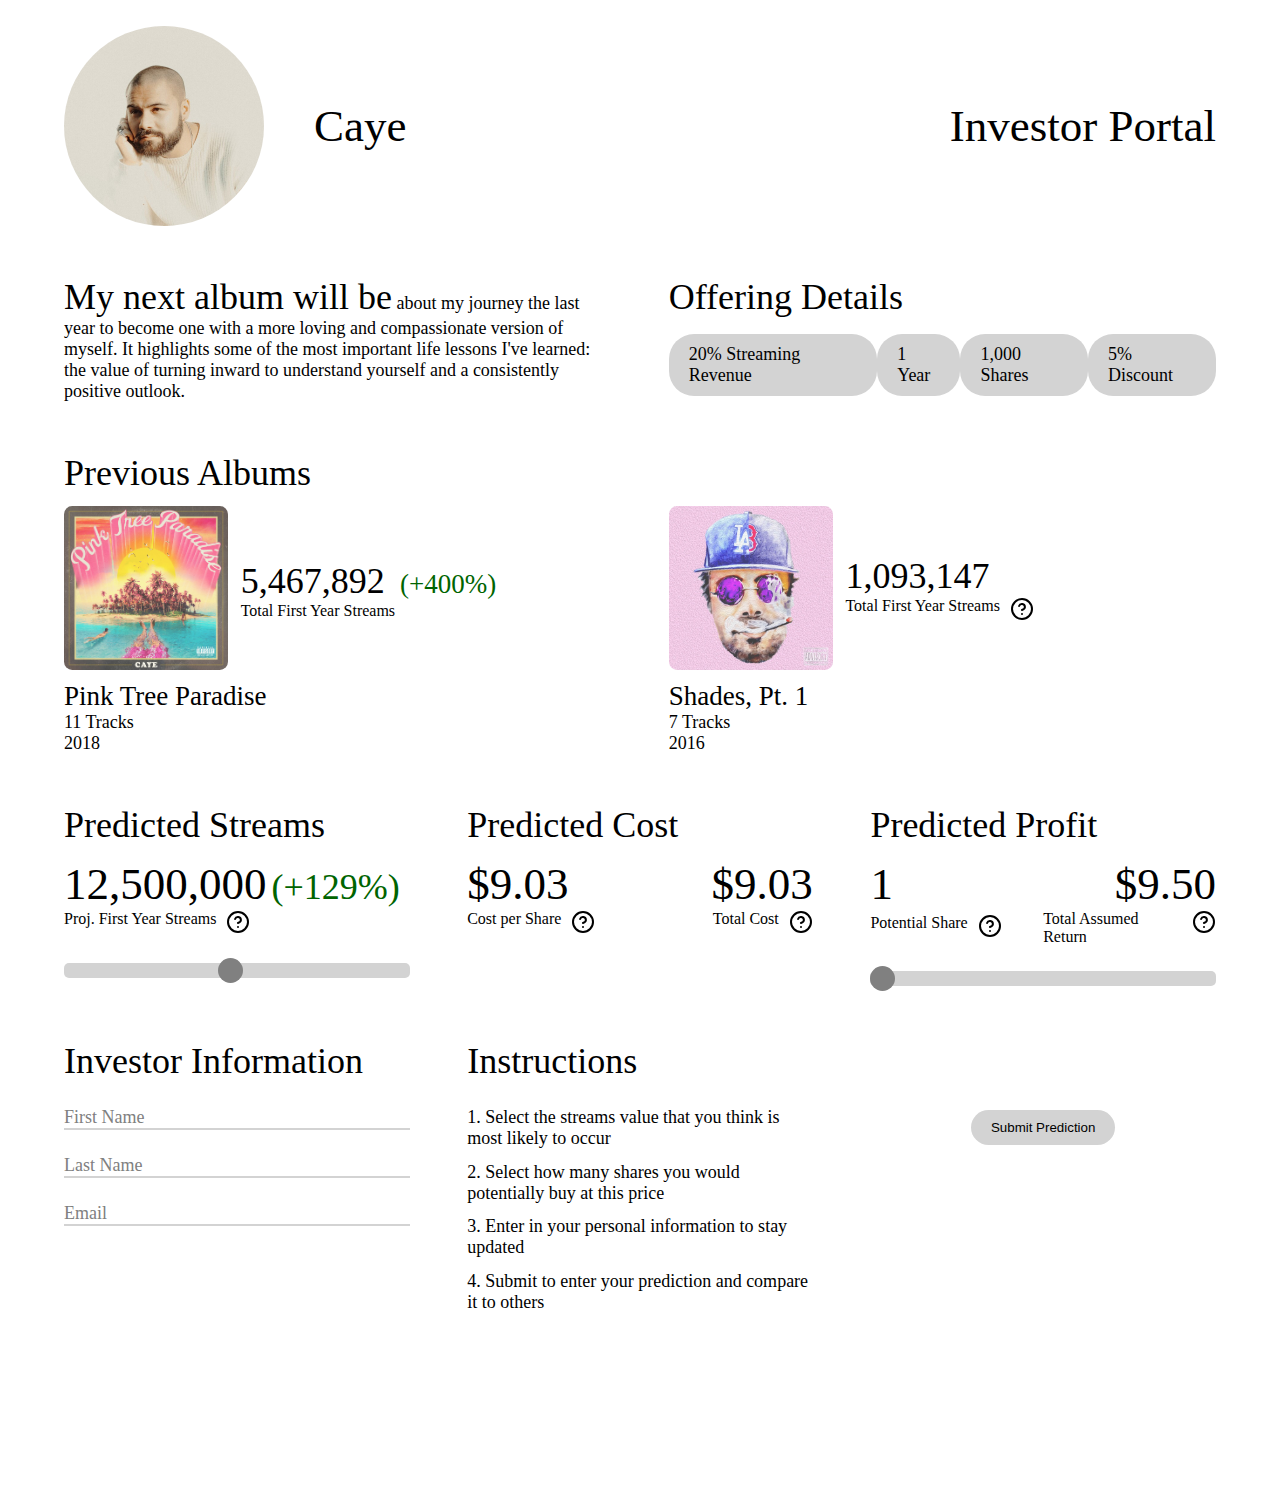
<file: index.htm>
<!DOCTYPE html>
<html lang="en" dir="ltr">
  <head>
    <meta charset="utf-8">
    <title>Caye - Investor Portal</title>
    <link rel="stylesheet" href="index.css">
    <link rel="icon" type="image/jpg" href="cayeImage.jpg">
    <script type="text/javascript">
      if (screen.width <= 699) {
        document.location = "index0.htm";
      }
    </script>
  </head>
  <body>
    <div class="body-container">
      <div class="header">
        <div class="artist-header">
          <div class="artist-image">
            <img src="cayeImage.jpg" alt="Artist">
          </div>
          <div class="artist-name">
            <h1>Caye</h1>
          </div>
        </div>
        <div class="title">
          <h1>Investor Portal</h1>
        </div>
      </div>
      <div class="offering-information">
        <div class="offering-description">
          <div class="offering-description-text">
            <p><span class="offering-description-title">My next album will be</span> about my journey the last year to become one with a more loving and compassionate version of myself. It highlights some of the most important life lessons I've learned: the value of turning inward to understand yourself and a consistently positive outlook.</p>
          </div>
        </div>
        <div class="offering-spacer">

        </div>
        <div class="offering-details">
          <div class="offering-details-title">
            <h1>Offering Details</h1>
          </div>
          <div class="offering-details-container">
            <div class="offering-equity">
              <h1>20% Streaming Revenue</h1>
            </div>
            <div class="offering-duration">
              <h1>1 Year</h1>
            </div>
            <div class="offering-shares">
              <h1>1,000 Shares</h1>
            </div>
            <div class="offering-discount">
              <h1>5% Discount</h1>
            </div>
          </div>
        </div>
      </div>
      <div class="previous-projects">
        <div class="previous-projects-title">
          <h1>Previous Albums</h1>
        </div>
        <div class="project-container">
          <div class="project">
            <div class="project-main">
              <div class="cover-art">
                <a href="https://open.spotify.com/album/0LYqYdtH6Rm9tZ32FTONOL?si=_0nRGlvqSmKb7FlIycAB4g">
                  <img src="pinkTreeParadise.jpg" alt="Cover">
                </a>
              </div>
              <div class="project-stream-spacer">

              </div>
              <div class="project-streams-container">
                <div class="project-streams">
                  <div class="project-stream-count">
                    <h1>5,467,892</h1>
                    <div class="project-stream-footer">
                      <h1>Total First Year Streams</h1>
                    </div>
                  </div>
                  <div class="project-stream-change">
                    <h1>(+400%)</h1>
                  </div>
                </div>
              </div>
            </div>
            <div class="project-info">
              <div class="project-name">
                <h1>Pink Tree Paradise</h1>
              </div>
              <div class="project-tracks">
                <h1>11 Tracks</h1>
              </div>
              <div class="project-date">
                <h1>2018</h1>
              </div>
            </div>
          </div>
          <div class="project-spacer">

          </div>
          <div class="project">
            <div class="project-main">
              <div class="cover-art">
                <a href="https://open.spotify.com/album/1LnJwjrnAfvtBvhWwOnSsS?si=WrxfPA-iTh2jKctrWDk0tw">
                  <img src="shades.jpg" alt="Cover">
                </a>
              </div>
              <div class="project-stream-spacer">

              </div>
              <div class="project-streams-container">
                <div class="project-streams">
                  <div class="project-stream-count">
                    <h1>1,093,147</h1>
                    <div class="project-stream-footer">
                      <h1>Total First Year Streams <div class="tooltip"><img class="tooltip" src="help-circle.svg" alt="help"><span class="tooltiptext">Total First Year Streams = Total First Year Spotify Streams + Total First Year Apple Music Streams + Total First Year Youtube Streams</span></div></h1>
                    </div>
                  </div>
                  <div class="project-stream-change">
                    <h1></h1>
                  </div>
                </div>
              </div>
            </div>
            <div class="project-info">
              <div class="project-name">
                <h1>Shades, Pt. 1</h1>
              </div>
              <div class="project-tracks">
                <h1>7 Tracks</h1>
              </div>
              <div class="project-date">
                <h1>2016</h1>
              </div>
            </div>
          </div>
        </div>
      </div>
      <div class="predictions">
        <div class="predictions-title-container">
          <div class="predictions-title">
            <h1>Predicted Streams</h1>
          </div>
          <div class="cost-title">
            <h1>Predicted Cost</h1>
          </div>
          <div class="purchase-title">
            <h1>Predicted Profit</h1>
          </div>
        </div>
        <div class="predictions-container">
          <div class="stream-prediction">
            <div class="total-streams">
              <div class="total-streams-count">
                <h1 id="streamsTotal"></h1>
                <div class="total-streams-footer">
                  <h1>Proj. First Year Streams <div class="tooltip"><img class="tooltip" src="help-circle.svg" alt="help"><span class="tooltiptext">How many Spotify, Apple Music, and Youtube streams the album will recieve within the given duration</span></div></h1>
                </div>
              </div>
              <div class="total-streams-change">
                <h1 id="streamsChange"></h1>
              </div>
            </div>
            <div class="stream-bar">
              <input type="range" min="1000000" max="25000000" value="12500000" id="streamBar" class="range-bar">
            </div>
          </div>
          <div class="prediction-spacer">

          </div>
          <div class="share-prediction">
            <div class="share-cost">
              <div class="share-price">
                <h1 id="sharePrice"></h1>
                <div class="share-price-footer">
                  <h1>Cost per Share <div class="tooltip"><img class="tooltip" src="help-circle.svg" alt="help"><span class="tooltiptext">Cost per Share = Total First Year Streams * Average Revenue per Stream * Streaming Revenue % * (1 - Discount Rate) / Total Shares</span></div></h1>
                </div>
              </div>
              <div class="stream-profit">
                <h1 id="sharesCost"></h1>
                <div class="stream-profit-footer">
                  <h1>Total Cost <div class="tooltip"><img class="tooltip" src="help-circle.svg" alt="help"><span class="tooltiptext">Cost per Share = Total First Year Streams * Average Revenue per Stream * Streaming Revenue % * (1 - Discount Rate) / Total Shares * Potential Share(s)</span></div></h1>
                </div>
              </div>
            </div>
          </div>
          <div class="prediction-spacer">

          </div>
          <div class="purchase-prediction">
            <div class="share-breakdown">
              <div class="purchase-total">
                <h1 id="totalShares"></h1>
                <div class="purchase-total-footer">
                  <h1 id="sharesName">Potential Share <div class="tooltip"><img class="tooltip" src="help-circle.svg" alt="help"><span class="tooltiptext">How many shares you would be willing to buy</span></div></h1>
                </div>
              </div>
              <div class="profit-total">
                <h1 id="totalProfit"></h1>
                <div class="profit-total-footer">
                  <h1>Total Assumed Return <div class="tooltip1"><img class="tooltip1" src="help-circle.svg" alt="help"><span class="tooltiptext1">Total Assumed Return = Total First Year Streams * Average Revenue per Stream * Streaming Revenue % / Total Shares * Potential Share(s)</span></div></h1>
                </div>
              </div>
            </div>
            <div class="shares-bar">
              <input type="range" min="1" max="50" value="1" id="shareBar" class="shares-range">
            </div>
          </div>
        </div>
        <div class="submission">
          <div class="information">
            <div class="information-title">
              <h1>Investor Information</h1>
            </div>
            <div class="information-content">
              <input type="text" id="firstName" class="first-name" placeholder="First Name">
              <input type="text" id="lastName" class="last-name" placeholder="Last Name">
              <input type="text" id="email" class="email" placeholder="Email">
            </div>
          </div>
          <div class="prediction-spacer">

          </div>
          <div class="instructions">
            <div class="instructions-title">
              <h1>Instructions</h1>
            </div>
            <div class="instruction-content">
              <div class="instruction-1">
                <h1>1. Select the streams value that you think is most likely to occur</h1>
              </div>
              <div class="instruction-2">
                <h1>2. Select how many shares you would potentially buy at this price</h1>
              </div>
              <div class="instruction-3">
                <h1>3. Enter in your personal information to stay updated</h1>
              </div>
              <div class="instruction-4">
                <h1>4. Submit to enter your prediction and compare it to others</h1>
              </div>
            </div>
          </div>
          <div class="prediction-spacer">

          </div>
          <div class="complete">
            <div class="submit-button">
              <input type="submit" name="" value="Submit Prediction">
            </div>
          </div>

        </div>
            <script>
              function numberWithCommas(num) {
                return num.toString().replace(/\B(?=(\d{3})+(?!\d))/g, ',');
              }
              var streamsSlider = document.getElementById('streamBar');
              var sharesSlider = document.getElementById('shareBar');
              var streamsValInt = streamsSlider.value;
              var sharesValInt = sharesSlider.value;
              var streamsTotal = document.getElementById('streamsTotal');
              var streamsVal = numberWithCommas(streamsValInt)
              streamsTotal.innerHTML = streamsVal;
              var streamsChange = document.getElementById('streamsChange');
              var changeVal = streamsValInt / 5467892 * 100 - 100;
              changeVal = parseFloat(changeVal).toFixed(0)+"%";
              var changeStr = changeVal.toString();
              changeStr = "(+" + changeStr + ")";
              streamsChange.innerHTML = changeStr;
              var shareCost = document.getElementById('sharePrice');
              var sharePriceInt = streamsValInt * .0038 * .2 / 1000 * (1 - .05);
              var sharePrice = "$" + parseFloat(sharePriceInt).toFixed(2);
              shareCost.innerHTML = sharePrice;
              var totalCost = document.getElementById('sharesCost');
              var totalCostInt = sharesValInt * sharePriceInt;
              var totalCostStr = "$" + parseFloat(totalCostInt).toFixed(2);
              totalCost.innerHTML = totalCostStr;
              var sharesPurchased = document.getElementById('totalShares');
              sharesPurchased.innerHTML = sharesValInt;
              var sharesName = document.getElementById('sharesName');
              var totalProfit = document.getElementById('totalProfit');
              var totalProfitInt = streamsValInt * .0038 * .2 / 1000  * sharesValInt;
              var totalProfitStr = "$" + parseFloat(totalProfitInt).toFixed(2);
              totalProfit.innerHTML = totalProfitStr;
              sharesSlider.oninput = function() {
                sharesValInt = this.value;
                var streamsVal = numberWithCommas(streamsValInt)
                streamsTotal.innerHTML = streamsVal;
                var sharePriceInt = streamsValInt * .0038 * .2 / 1000 * (1 - .05);
                var sharePrice = "$" + parseFloat(sharePriceInt).toFixed(2);
                shareCost.innerHTML = sharePrice;
                var totalCostInt = sharesValInt * sharePriceInt;
                var totalCostStr = "$" + parseFloat(totalCostInt).toFixed(2);
                totalCost.innerHTML = totalCostStr;
                var totalProfitInt = streamsValInt * .0038 * .2 / 1000 * sharesValInt;
                var totalProfitStr = "$" + parseFloat(totalProfitInt).toFixed(2);
                totalProfit.innerHTML = totalProfitStr;
                totalCost.innerHTML = totalCostStr;

                if (sharesValInt > 1) {
                  sharesPurchased.innerHTML = sharesValInt;
                  sharesName.innerHTML = 'Potential Shares <div class="tooltip"><img class="tooltip" src="help-circle.svg" alt="help"><span class="tooltiptext">How many shares you would be willing to buy</span></div>';
                } else {
                  sharesPurchased.innerHTML = sharesValInt;
                  sharesName.innerHTML = 'Potential Share <div class="tooltip"><img class="tooltip" src="help-circle.svg" alt="help"><span class="tooltiptext">How many shares you would be willing to buy</span></div>';
                }
              }
              streamsSlider.oninput = function() {
                streamsValInt = this.value;
                var streamsVal = numberWithCommas(streamsValInt)
                streamsTotal.innerHTML = streamsVal;
                var sharePriceInt = streamsValInt * .0038 * .2 / 1000 * (1 - .05);
                var sharePrice = "$" + parseFloat(sharePriceInt).toFixed(2);
                shareCost.innerHTML = sharePrice;
                var totalCostInt = sharesValInt * sharePriceInt;
                var totalCostStr = "$" + parseFloat(totalCostInt).toFixed(2);
                totalCost.innerHTML = totalCostStr;
                var totalProfitInt = streamsValInt * .0038 * .2 / 1000 * sharesValInt;
                var totalProfitStr = "$" + parseFloat(totalProfitInt).toFixed(2);
                totalProfit.innerHTML = totalProfitStr;
                changeVal = streamsValInt / 5467892 * 100 - 100;
                if (changeVal < 0) {
                  changeVal = parseFloat(changeVal).toFixed(0)+"%";
                  changeStr = changeVal.toString();
                  changeStr = "(" + changeStr + ")";
                  streamsChange.style.color = "darkred";
                  streamsChange.innerHTML = changeStr;
                } else{
                  changeVal = parseFloat(changeVal).toFixed(0)+"%";
                  changeStr = changeVal.toString();
                  changeStr = "(" + changeStr + ")";
                  streamsChange.style.color = "darkgreen";
                  streamsChange.innerHTML = changeStr;
                }
              }
            </script>
        </div>
      </div>
    </div>
  </body>
</html>
</file>
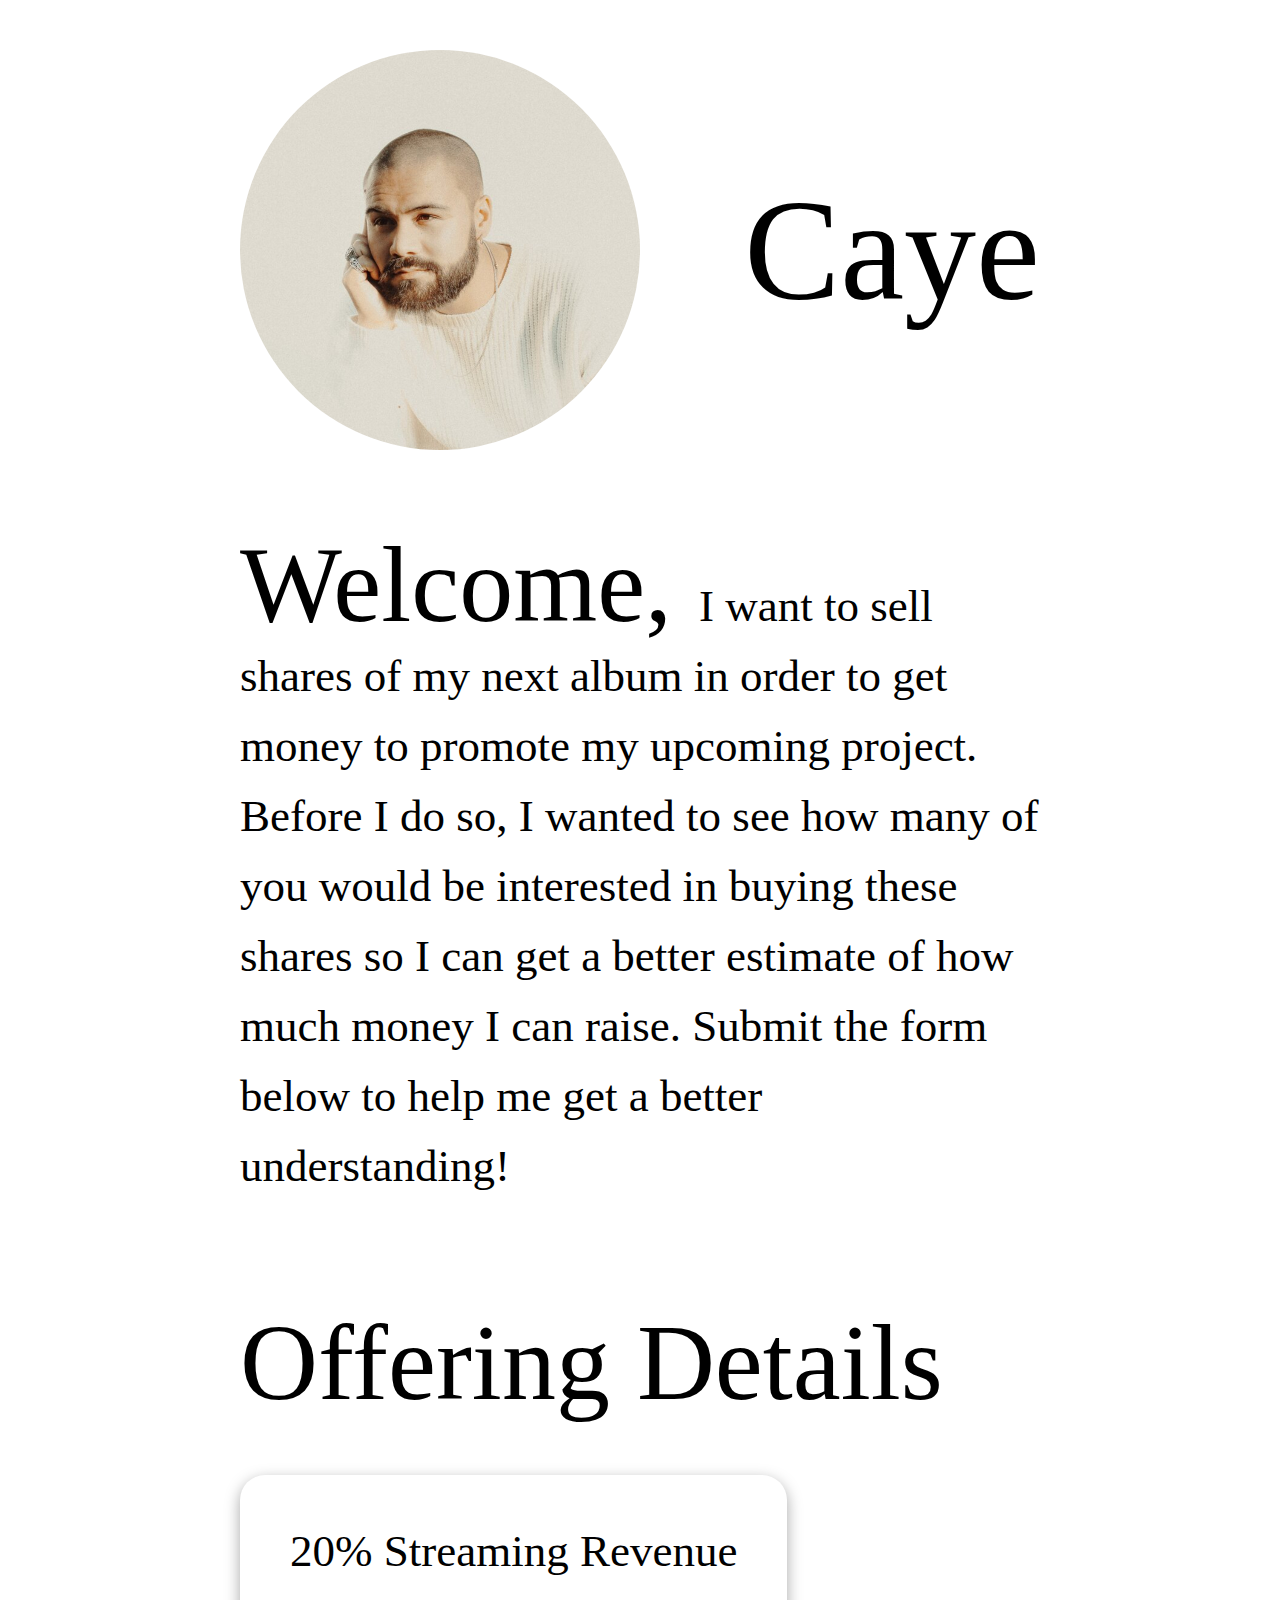
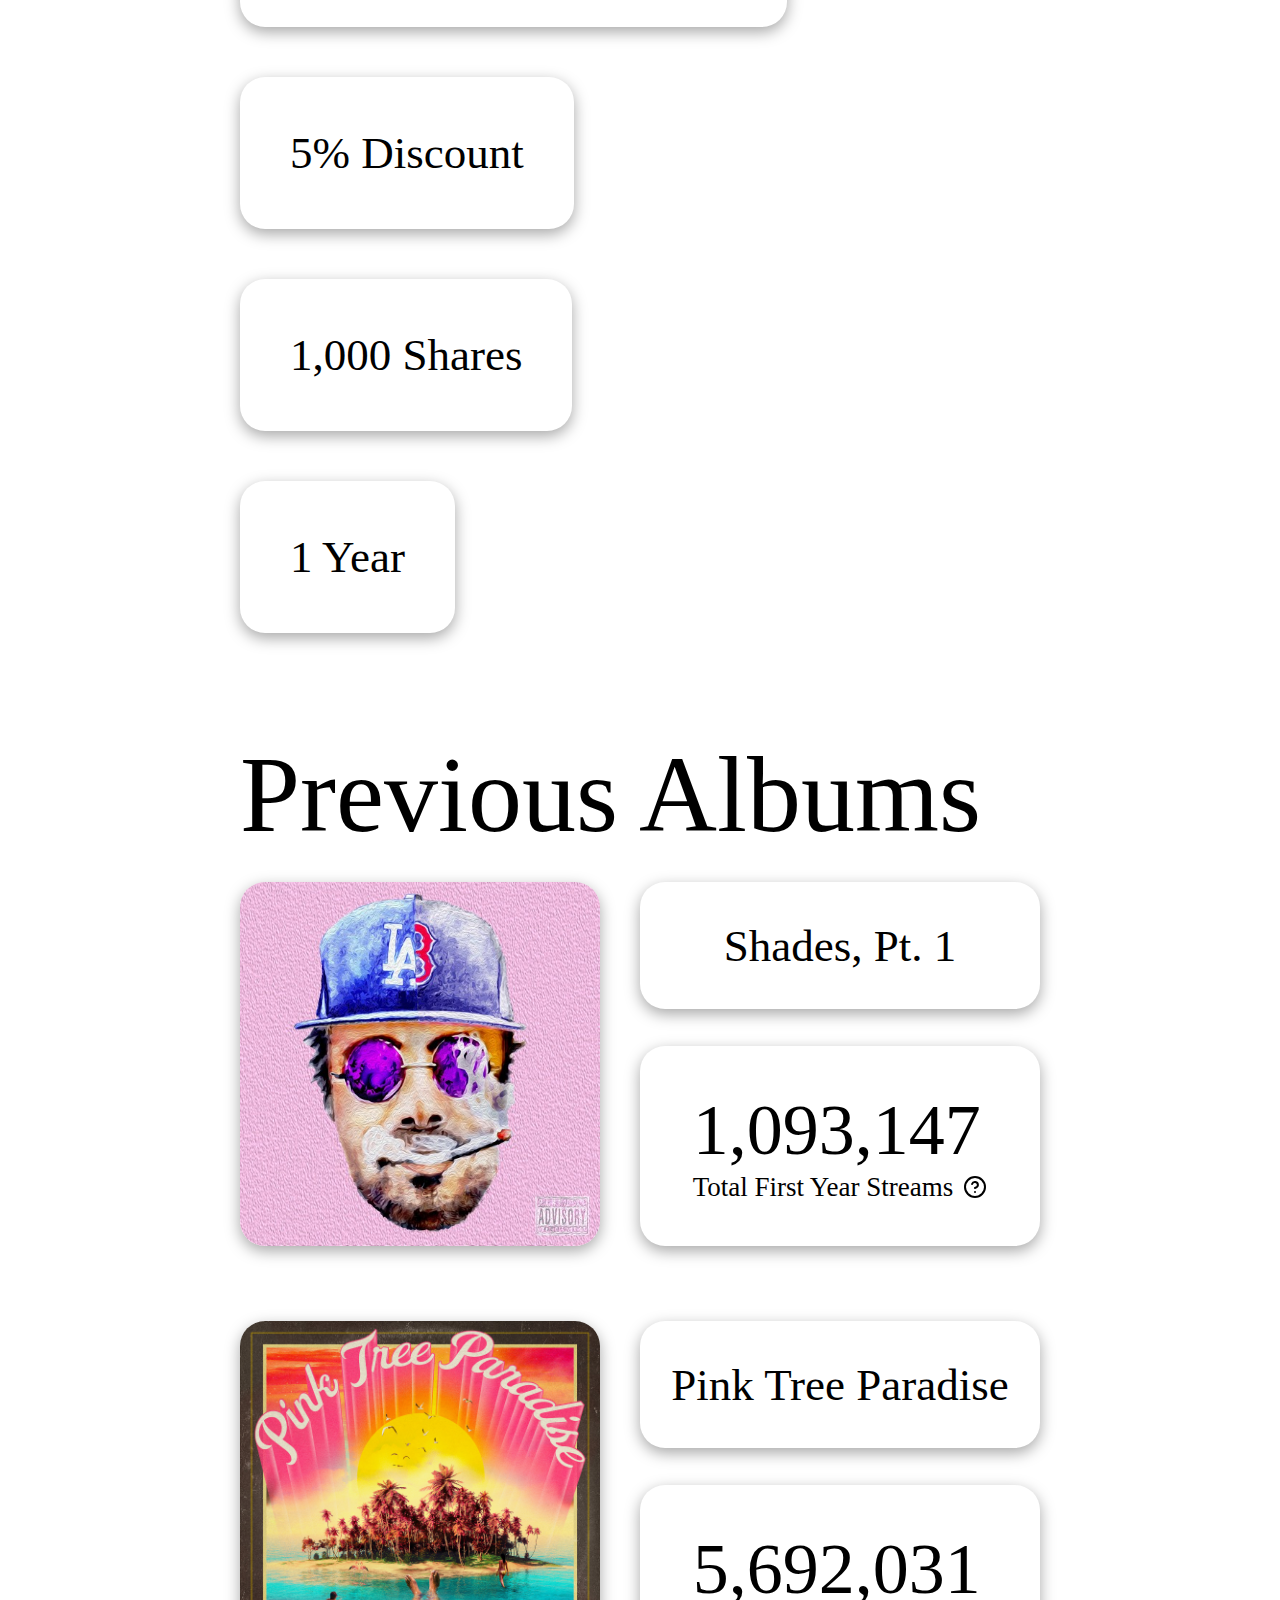
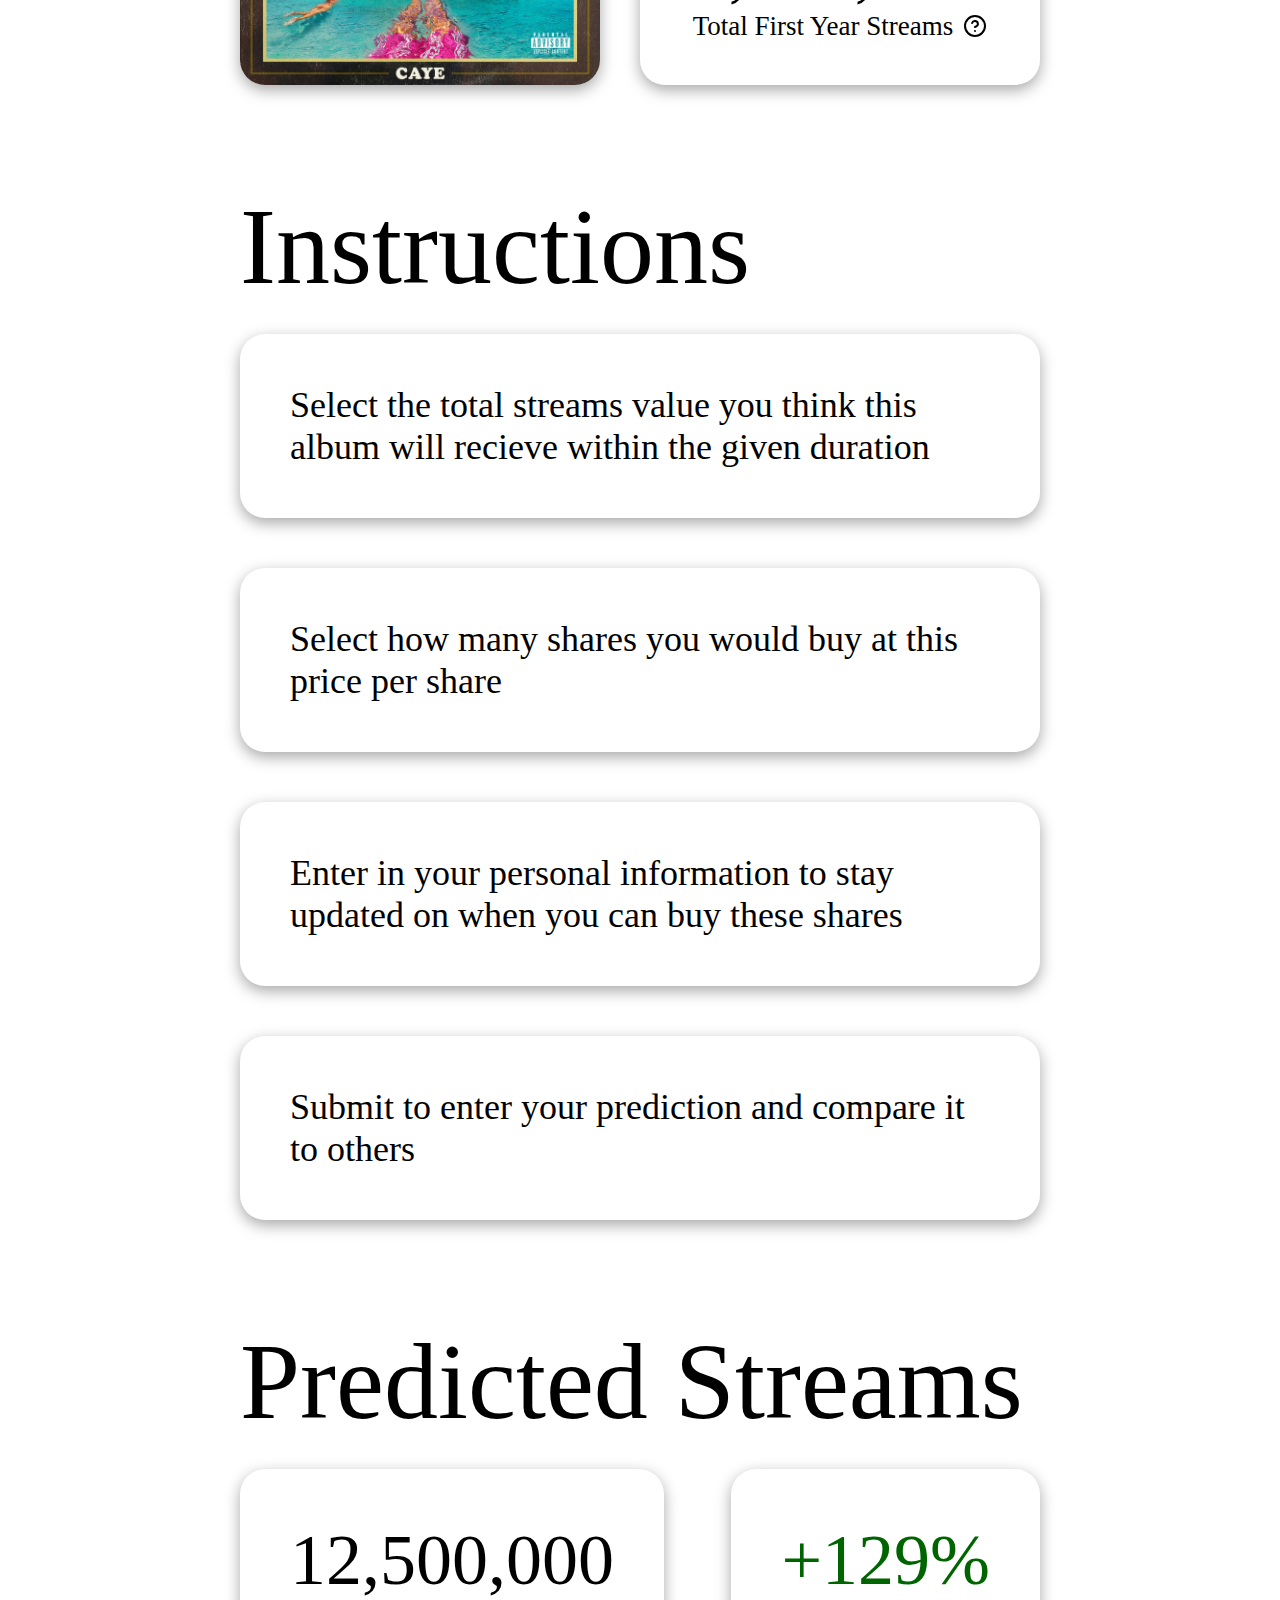
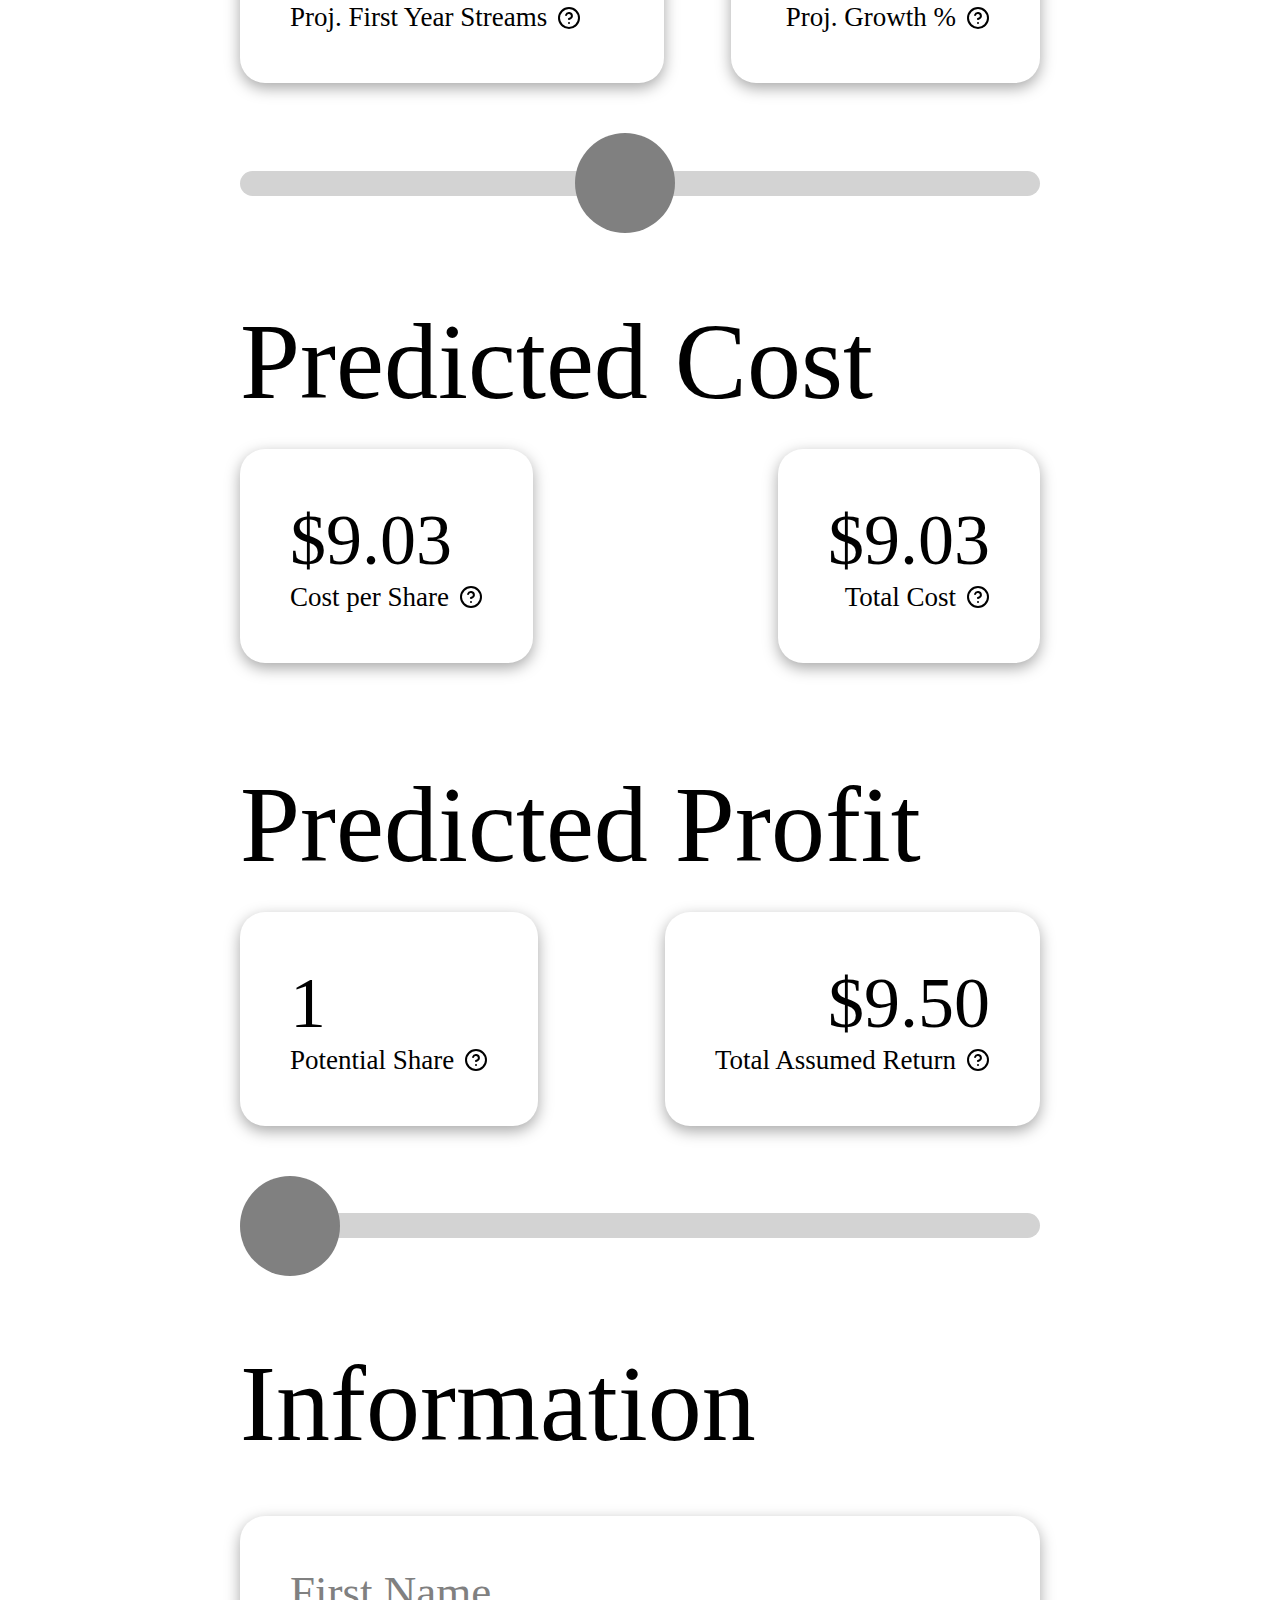
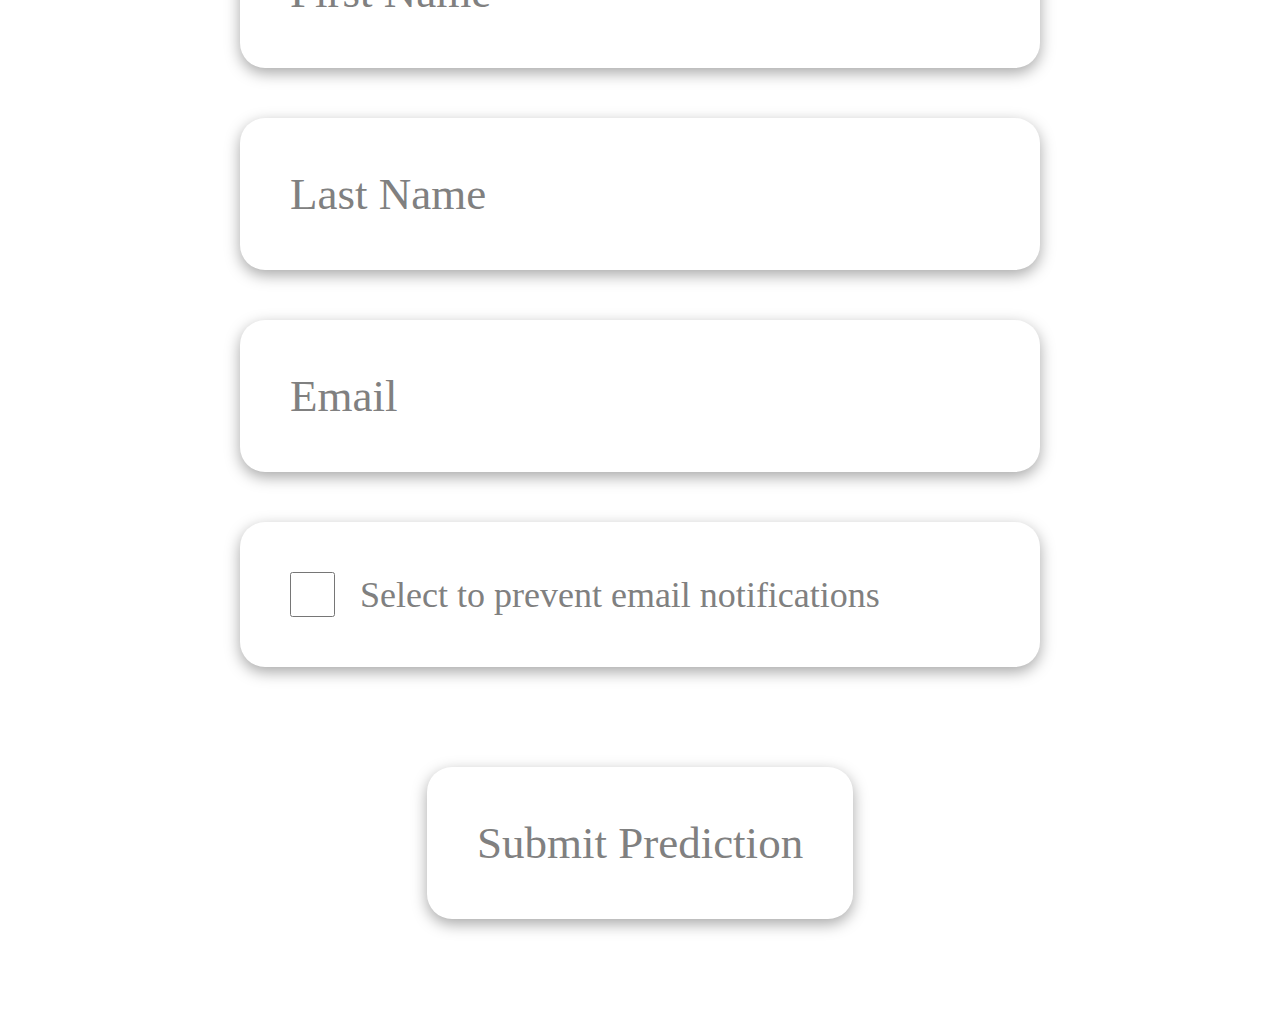
<file: caye.htm>
<!DOCTYPE html>
<html lang="en" dir="ltr">
  <head>
    <meta charset="utf-8">
    <title>Caye - Investor Portal</title>
    <link rel="stylesheet" href="caye.css">
    <link rel="icon" type="image/jpg" href="cayeImage.jpg">
  </head>
  <body>
    <div class="body-container">
      <div class="header">
        <div class="artist-header">
          <div class="artist-image">
            <img src="cayeImage.jpg" alt="Artist">
          </div>
          <div class="artist-name">
            <h1>Caye</h1>
          </div>
        </div>
      </div>
      <div class="offering-information">
        <div class="offering-description">
          <div class="offering-description-text">
            <p><span class="offering-description-title">Welcome, </span>I want to sell shares of my next album in order to get money to promote my upcoming project. Before I do so, I wanted to see how many of you would be interested in buying these shares so I can get a better estimate of how much money I can raise. Submit the form below to help me get a better understanding!</p>
          </div>
        </div>
        <div class="offering-spacer">

        </div>
        <div class="offering-details">
          <div class="offering-details-title">
            <h1>Offering Details</h1>
          </div>
          <div class="offering-details-container">
            <div class="offering-equity">
              <h1>20% Streaming Revenue</h1>
            </div>
          </div>
          <div class="offering-details-container">
            <div class="offering-discount">
              <h1>5% Discount</h1>
            </div>
          </div>
          <div class="offering-details-container">
            <div class="offering-shares">
              <h1>1,000 Shares</h1>
            </div>
          </div>
          <div class="offering-details-container">
            <div class="offering-duration">
              <h1>1 Year</h1>
            </div>
          </div>
        </div>
      </div>
      <div class="previous-projects">
        <div class="previous-projects-title">
          <h1>Previous Albums</h1>
        </div>
        <div class="project-container">
          <div class="project">
            <div class="project-main">
              <div class="cover-art">
                <a href="https://open.spotify.com/album/1LnJwjrnAfvtBvhWwOnSsS?si=WrxfPA-iTh2jKctrWDk0tw">
                  <img src="shades.jpg" alt="Cover">
                </a>
              </div>
              <div class="project-stream-spacer">

              </div>
              <div class="project-right-container">
                <div class="project-info">
                  <div class="project-name">
                    <h1>Shades, Pt. 1</h1>
                  </div>
                </div>
                <div class="project-vertical-spacer">

                </div>
                <div class="project-streams-container">
                  <div class="project-streams">
                    <div class="project-stream-count">
                      <h1>1,093,147</h1>
                      <div class="project-stream-footer">
                        <h1>Total First Year Streams <div class="tooltip1"><img class="tooltip1" src="help-circle.svg" alt="help"><span class="tooltiptext1">Total First Year Streams = Total First Year Spotify Streams + Total First Year Apple Music Streams</span></div></h1>
                      </div>
                    </div>
                    <div class="project-stream-change">
                      <h1></h1>
                    </div>
                  </div>
                </div>
              </div>
            </div>
          </div>
          <div class="project-horizontal-spacer">

          </div>
          <div class="project">
            <div class="project-main">
              <div class="cover-art">
                <a href="https://open.spotify.com/album/0LYqYdtH6Rm9tZ32FTONOL?si=u8Boo-wlT8-UUKQ1iVMMfA">
                  <img src="pinkTreeParadise.jpg" alt="Cover">
                </a>
              </div>
              <div class="project-stream-spacer">

              </div>
              <div class="project-right-container">
                <div class="project-info">
                  <div class="project-name">
                    <h1>Pink Tree Paradise</h1>
                  </div>
                </div>
                <div class="project-vertical-spacer">

                </div>
                <div class="project-streams-container">
                  <div class="project-streams">
                    <div class="project-stream-count">
                      <h1>5,692,031</h1>
                      <div class="project-stream-footer">
                        <h1>Total First Year Streams <div class="tooltip1"><img class="tooltip1" src="help-circle.svg" alt="help"><span class="tooltiptext1">Total First Year Streams = Total First Year Spotify Streams + Total First Year Apple Music Streams</span></div></h1>
                      </div>
                    </div>
                    <div class="project-stream-change">
                      <h1></h1>
                    </div>
                  </div>
                </div>
              </div>
            </div>
          </div>
        </div>
      </div>
      <div class="predictions">
        <div class="instructions">
          <div class="instructions-title">
            <h1>Instructions</h1>
          </div>
          <div class="instruction-content">
            <div class="instruction-1">
              <h1>Select the total streams value you think this album will recieve within the given duration</h1>
            </div>
            <div class="instruction-2">
              <h1>Select how many shares you would buy at this price per share</h1>
            </div>
            <div class="instruction-3">
              <h1>Enter in your personal information to stay updated on when you can buy these shares</h1>
            </div>
            <div class="instruction-4">
              <h1>Submit to enter your prediction and compare it to others</h1>
            </div>
          </div>
        </div>
        <div class="predictions-title-container">
          <div class="predictions-title">
            <h1>Predicted Streams</h1>
          </div>
        </div>
        <div class="predictions-container">
          <div class="stream-prediction">
            <div class="total-streams">
              <div class="total-streams-count">
                <h1 id="streamsTotal"></h1>
                <div class="total-streams-footer">
                  <h1>Proj. First Year Streams <div class="tooltip"><img class="tooltip" src="help-circle.svg" alt="help"><span class="tooltiptext">How many Spotify and Apple Music streams the album will recieve within the given duration</span></div></h1>
                </div>
              </div>
              <div class="total-streams-change">
                <h1 id="streamsChange"></h1>
                <div class="total-streams-change-footer">
                  <h1>Proj. Growth %<div class="tooltip1"><img class="tooltip1" src="help-circle.svg" alt="help"><span class="tooltiptext1">Streaming growth % change from my last album to my upcoming album</span></div></h1>
                </div>
              </div>
            </div>
            <div class="stream-bar">
              <input type="range" min="1000000" max="25000000" value="12500000" id="streamBar" class="range-bar">
            </div>
          </div>
          <div class="prediction-spacer">

          </div>
          <div class="predictions-title-container">
            <div class="cost-title">
              <h1>Predicted Cost</h1>
            </div>
          </div>
          <div class="share-prediction">
            <div class="share-cost">
              <div class="share-price">
                <h1 id="sharePrice"></h1>
                <div class="share-price-footer">
                  <h1>Cost per Share <div class="tooltip"><img class="tooltip" src="help-circle.svg" alt="help"><span class="tooltiptext">Cost per Share = Total First Year Streams * Average Revenue per Stream * Streaming Revenue % * (1 - Discount Rate) / Total Shares</span></div></h1>
                </div>
              </div>
              <div class="stream-profit">
                <h1 id="sharesCost"></h1>
                <div class="stream-profit-footer">
                  <h1>Total Cost <div class="tooltip1"><img class="tooltip1" src="help-circle.svg" alt="help"><span class="tooltiptext1">Cost per Share = Projected First Year Streams * Average Revenue per Stream * Streaming Revenue % * (1 - Discount Rate) / Total Shares * Potential Share(s)</span></div></h1>
                </div>
              </div>
            </div>
          </div>
          <div class="prediction-spacer">

          </div>
          <div class="predictions-title-container">
            <div class="purchase-title">
              <h1>Predicted Profit</h1>
            </div>
          </div>
          <div class="purchase-prediction">
            <div class="share-breakdown">
              <div class="purchase-total">
                <h1 id="totalShares"></h1>
                <div class="purchase-total-footer">
                  <h1 id="sharesName">Potential Share <div class="tooltip"><img class="tooltip" src="help-circle.svg" alt="help"><span class="tooltiptext">How many shares you would be willing to buy</span></div></h1>
                </div>
              </div>
              <div class="profit-total">
                <h1 id="totalProfit"></h1>
                <div class="profit-total-footer">
                  <h1>Total Assumed Return <div class="tooltip1"><img class="tooltip1" src="help-circle.svg" alt="help"><span class="tooltiptext1">Total Assumed Return = Projected First Year Streams * Average Revenue per Stream * Streaming Revenue % / Total Shares * Potential Share(s)</span></div></h1>
                </div>
              </div>
            </div>
            <div class="shares-bar">
              <input type="range" min="1" max="50" value="1" id="shareBar" class="shares-range">
            </div>
          </div>
        </div>
        <div class="submission">
          <div class="information">
            <div class="information-title">
              <h1>Information</h1>
            </div>
            <div class="information-content">
              <div class="first-name-container">
                <input type="text" id="firstName" class="first-name" placeholder="First Name">
              </div>
              <div class="last-name-container">
                <input type="text" id="lastName" class="last-name" placeholder="Last Name">
              </div>
              <div class="email-container">
                <input type="text" id="email" class="email" placeholder="Email">
              </div>
            </div>
            <div class="email-checkbox">
              <input type="checkbox" name="emailOptIn" value="">
              <h1>Select to prevent email notifications</h1>
            </div>
          </div>
          <div class="complete">
            <div class="submit-button">
              <a href="caye2.htm">
                <input type="submit" name="" value="Submit Prediction">
              </a>
            </div>
          </div>
        </div>
            <script>
              function numberWithCommas(num) {
                return num.toString().replace(/\B(?=(\d{3})+(?!\d))/g, ',');
              }
              var streamsSlider = document.getElementById('streamBar');
              var sharesSlider = document.getElementById('shareBar');
              var streamsValInt = streamsSlider.value;
              var sharesValInt = sharesSlider.value;
              var streamsTotal = document.getElementById('streamsTotal');
              var streamsVal = numberWithCommas(streamsValInt)
              streamsTotal.innerHTML = streamsVal;
              var streamsChange = document.getElementById('streamsChange');
              var changeVal = streamsValInt / 5467892 * 100 - 100;
              changeVal = parseFloat(changeVal).toFixed(0)+"%";
              var changeStr = changeVal.toString();
              changeStr = "+" + changeStr;
              streamsChange.innerHTML = changeStr;
              var shareCost = document.getElementById('sharePrice');
              var sharePriceInt = streamsValInt * .0038 * .2 / 1000 * (1 - .05);
              var sharePrice = "$" + parseFloat(sharePriceInt).toFixed(2);
              shareCost.innerHTML = sharePrice;
              var totalCost = document.getElementById('sharesCost');
              var totalCostInt = sharesValInt * sharePriceInt;
              var totalCostStr = "$" + parseFloat(totalCostInt).toFixed(2);
              totalCost.innerHTML = totalCostStr;
              var sharesPurchased = document.getElementById('totalShares');
              sharesPurchased.innerHTML = sharesValInt;
              var sharesName = document.getElementById('sharesName');
              var totalProfit = document.getElementById('totalProfit');
              var totalProfitInt = streamsValInt * .0038 * .2 / 1000  * sharesValInt;
              var totalProfitStr = "$" + parseFloat(totalProfitInt).toFixed(2);
              totalProfit.innerHTML = totalProfitStr;
              sharesSlider.oninput = function() {
                sharesValInt = this.value;
                var streamsVal = numberWithCommas(streamsValInt)
                streamsTotal.innerHTML = streamsVal;
                var sharePriceInt = streamsValInt * .0038 * .2 / 1000 * (1 - .05);
                var sharePrice = "$" + parseFloat(sharePriceInt).toFixed(2);
                shareCost.innerHTML = sharePrice;
                var totalCostInt = sharesValInt * sharePriceInt;
                var totalCostStr = "$" + parseFloat(totalCostInt).toFixed(2);
                totalCost.innerHTML = totalCostStr;
                var totalProfitInt = streamsValInt * .0038 * .2 / 1000 * sharesValInt;
                var totalProfitStr = "$" + parseFloat(totalProfitInt).toFixed(2);
                totalProfit.innerHTML = totalProfitStr;
                totalCost.innerHTML = totalCostStr;
                if (sharesValInt > 1) {
                  sharesPurchased.innerHTML = sharesValInt;
                  sharesName.innerHTML = 'Potential Shares <div class="tooltip"><img class="tooltip" src="help-circle.svg" alt="help"><span class="tooltiptext">How many shares you would be willing to buy</span></div>';
                } else {
                  sharesPurchased.innerHTML = sharesValInt;
                  sharesName.innerHTML = 'Potential Share <div class="tooltip"><img class="tooltip" src="help-circle.svg" alt="help"><span class="tooltiptext">How many shares you would be willing to buy</span></div>';
                }
              }
              streamsSlider.oninput = function() {
                streamsValInt = this.value;
                var streamsVal = numberWithCommas(streamsValInt)
                streamsTotal.innerHTML = streamsVal;
                var sharePriceInt = streamsValInt * .0038 * .2 / 1000 * (1 - .05);
                var sharePrice = "$" + parseFloat(sharePriceInt).toFixed(2);
                shareCost.innerHTML = sharePrice;
                var totalCostInt = sharesValInt * sharePriceInt;
                var totalCostStr = "$" + parseFloat(totalCostInt).toFixed(2);
                totalCost.innerHTML = totalCostStr;
                var totalProfitInt = streamsValInt * .0038 * .2 / 1000 * sharesValInt;
                var totalProfitStr = "$" + parseFloat(totalProfitInt).toFixed(2);
                totalProfit.innerHTML = totalProfitStr;
                changeVal = streamsValInt / 5467892 * 100 - 100;
                if (changeVal < 0) {
                  changeVal = parseFloat(changeVal).toFixed(0)+"%";
                  changeStr = changeVal.toString();
                  streamsChange.style.color = "darkred";
                  streamsChange.innerHTML = changeStr;
                } else{
                  changeVal = parseFloat(changeVal).toFixed(0)+"%";
                  changeStr = changeVal.toString();
                  changeStr = "" + changeStr + "";
                  streamsChange.style.color = "darkgreen";
                  streamsChange.innerHTML = changeStr;
                }
              }
            </script>
        </div>
      </div>
    </div>
  </body>
</html>
</file>
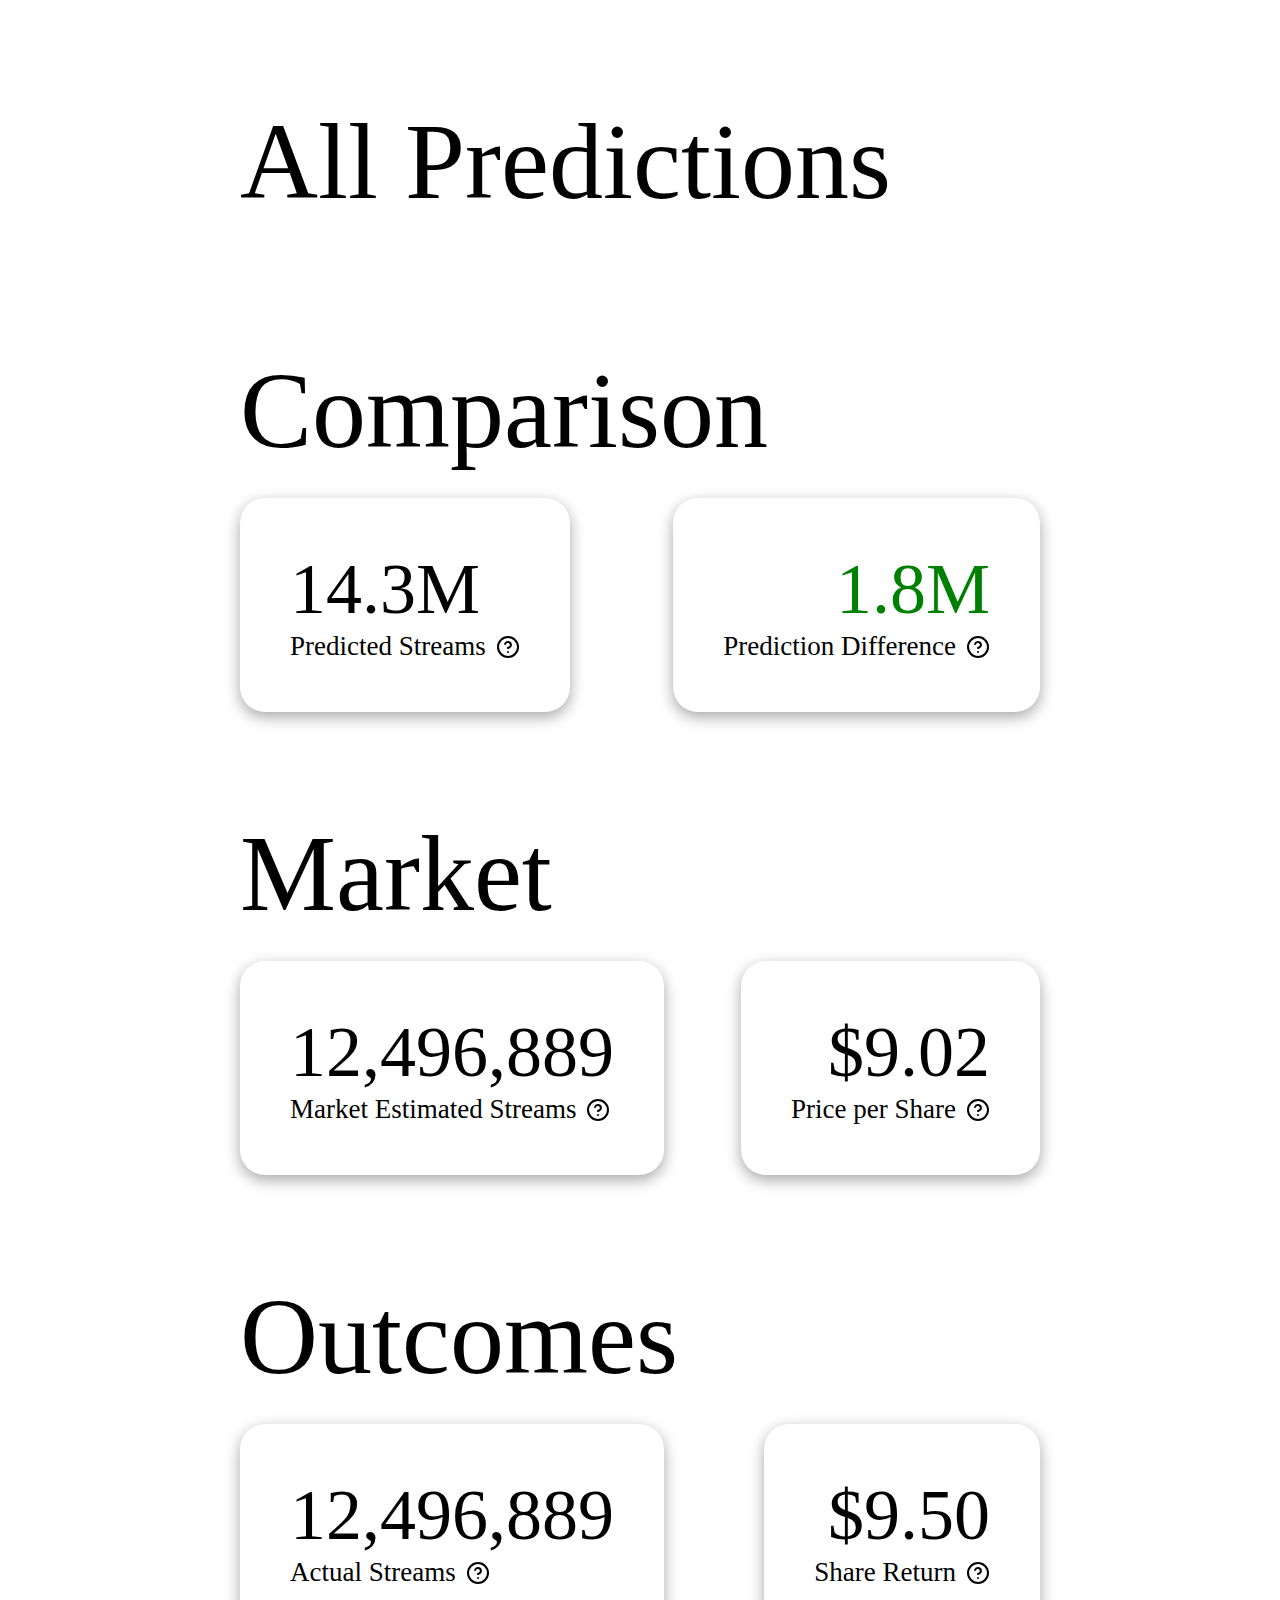
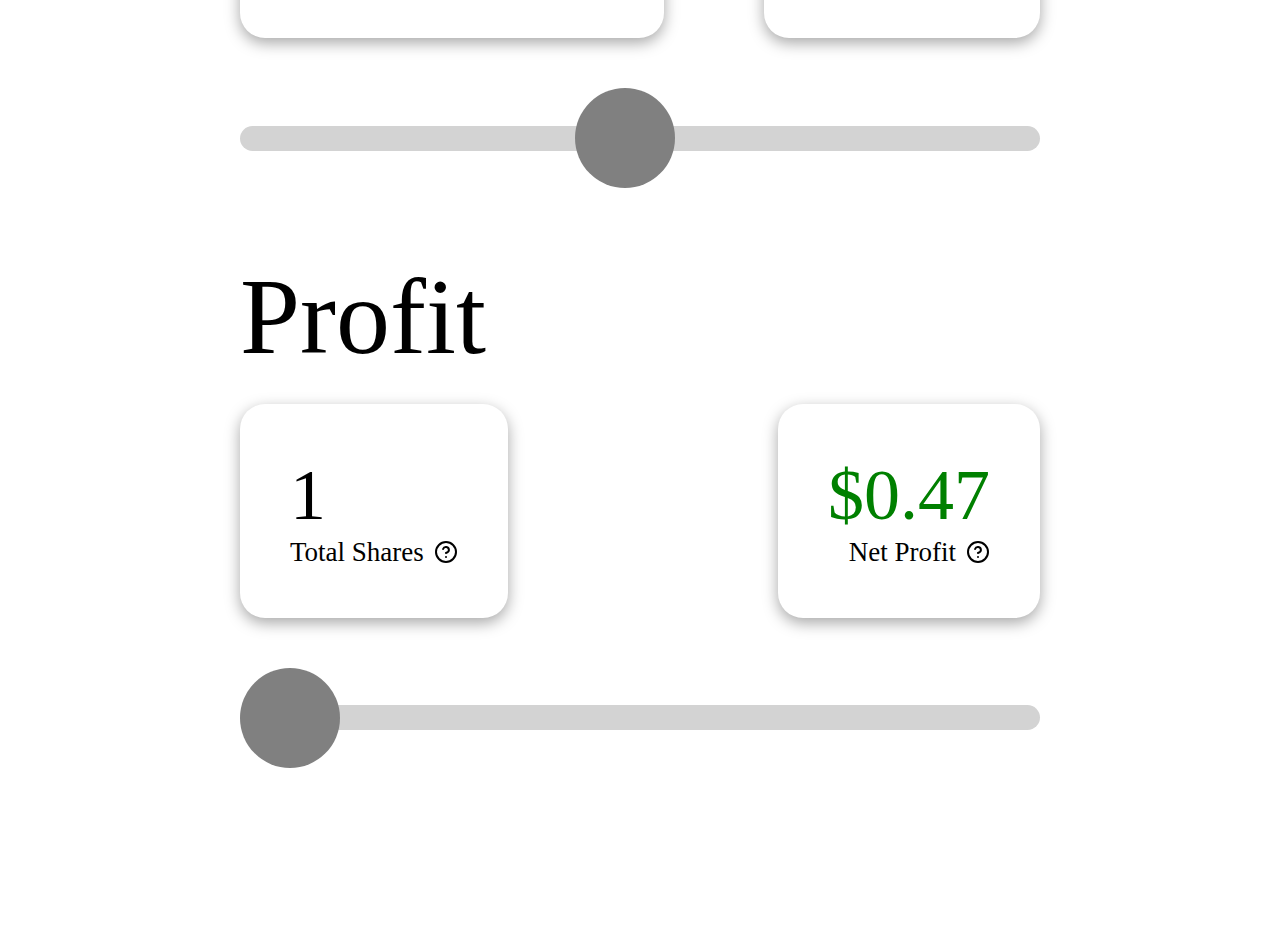
<file: caye2.htm>
<!DOCTYPE html>
<html lang="en" dir="ltr">
  <head>
    <meta charset="utf-8">
    <title>Caye - Investor Portal</title>
    <link rel="stylesheet" href="caye2.css">
    <link rel="icon" type="image/jpg" href="cayeImage.jpg">
    <script src="https://d3js.org/d3.v6.min.js"></script>

  </head>
  <body>
    <div class="body-container">
      <div class="header">
        <div class="artist-header">
          
        </div>
      </div>
      <div class="offering-information">
        <div class="graph-title">
          <h1>All Predictions</h1>
        </div>
        <div class="graph-container">
          <div id="distribution-graph">
          </div>
        </div>
        <div class="offering-details">
          <div class="predictions-title-container">
            <div class="cost-title">
              <h1>Comparison</h1>
            </div>
          </div>
          <div class="share-prediction">
            <div class="share-cost">
              <div class="share-price">
                <h1 id="predictedStreams"></h1>
                <div class="share-price-footer">
                  <h1>Predicted Streams <div class="tooltip"><img class="tooltip" src="help-circle.svg" alt="help"><span class="tooltiptext">Cost per Share = Total First Year Streams * Average Revenue per Stream * Streaming Revenue % * (1 - Discount Rate) / Total Shares</span></div></h1>
                </div>
              </div>
              <div class="stream-profit">
                <h1 id="streamsDifference"></h1>
                <div class="stream-profit-footer">
                  <h1>Prediction Difference <div class="tooltip1"><img class="tooltip1" src="help-circle.svg" alt="help"><span class="tooltiptext1">Cost per Share = Projected First Year Streams * Average Revenue per Stream * Streaming Revenue % * (1 - Discount Rate) / Total Shares * Potential Share(s)</span></div></h1>
                </div>
              </div>
            </div>
          </div>
        </div>
        <div class="offering-details">
          <div class="predictions-title-container">
            <div class="cost-title">
              <h1>Market</h1>
            </div>
          </div>
          <div class="share-prediction">
            <div class="share-cost">
              <div class="market-streams">
                <h1 id="actualStreams"></h1>
                <div class="share-price-footer">
                  <h1>Market Estimated Streams <div class="tooltip"><img class="tooltip" src="help-circle.svg" alt="help"><span class="tooltiptext">Cost per Share = Total First Year Streams * Average Revenue per Stream * Streaming Revenue % * (1 - Discount Rate) / Total Shares</span></div></h1>
                </div>
              </div>
              <div class="stream-profit">
                <h1 id="actualPPP"></h1>
                <div class="stream-profit-footer">
                  <h1>Price per Share <div class="tooltip1"><img class="tooltip1" src="help-circle.svg" alt="help"><span class="tooltiptext1">Cost per Share = Projected First Year Streams * Average Revenue per Stream * Streaming Revenue % * (1 - Discount Rate) / Total Shares * Potential Share(s)</span></div></h1>
                </div>
              </div>
            </div>
          </div>
        </div>
        <div class="predictions-title-container">
          <div class="cost-title">
            <h1>Outcomes</h1>
          </div>
        </div>
        <div class="purchase-prediction">
          <div class="share-breakdown">
            <div class="purchase-total">
              <h1 id="totalS"></h1>
              <div class="purchase-total-footer">
                <h1>Actual Streams <div class="tooltip"><img class="tooltip" src="help-circle.svg" alt="help"><span class="tooltiptext">How many shares you would be willing to buy</span></div></h1>
              </div>
            </div>
            <div class="profit-total">
              <h1 id="profitPS"></h1>
              <div class="profit-total-footer">
                <h1>Share Return <div class="tooltip1"><img class="tooltip1" src="help-circle.svg" alt="help"><span class="tooltiptext1">Total Assumed Return = Projected First Year Streams * Average Revenue per Stream * Streaming Revenue % / Total Shares * Potential Share(s)</span></div></h1>
              </div>
            </div>
          </div>
          <div class="shares-bar">
            <input type="range" min="1000000" max="25000000" value="" id="spBar" class="shares-range">
          </div>
        </div>
        <div class="predictions-title-container">
          <div class="cost-title">
            <h1>Profit</h1>
          </div>
        </div>
        <div class="stream-prediction">
          <div class="total-streams">
            <div class="total-streams-count">
              <h1 id="sharesTotal"></h1>
              <div class="total-streams-footer">
                <h1>Total Shares <div class="tooltip"><img class="tooltip" src="help-circle.svg" alt="help"><span class="tooltiptext">How many Spotify and Apple Music streams the album will recieve within the given duration</span></div></h1>
              </div>
            </div>
            <div class="total-streams-change">
              <h1 id="netProfit"></h1>
              <div class="total-streams-change-footer">
                <h1>Net Profit <div class="tooltip1"><img class="tooltip1" src="help-circle.svg" alt="help"><span class="tooltiptext1">Streaming growth % change from my last album to my upcoming album</span></div></h1>
              </div>
            </div>
          </div>
          <div class="stream-bar">
            <input type="range" min="1" max="50" value="1" id="asBar" class="range-bar">
          </div>
        </div>

      </div>


            <script>
              function numberWithCommas(num) {
                return num.toString().replace(/\B(?=(\d{3})+(?!\d))/g, ',');
              }

              var totalProfitInt = streamsValInt * .0038 * .2 / 1000  * sharesValInt;
              var totalProfitStr = "$" + parseFloat(totalProfitInt).toFixed(2);
              totalProfit.innerHTML = totalProfitStr;
              spBar.oninput = function() {
                sharesValInt = this.value;
                var streamsVal = numberWithCommas(streamsValInt)
                streamsTotal.innerHTML = streamsVal;
                var sharePriceInt = streamsValInt * .0038 * .2 / 1000 * (1 - .05);
                var sharePrice = "$" + parseFloat(sharePriceInt).toFixed(2);
                shareCost.innerHTML = sharePrice;
                var totalCostInt = sharesValInt * sharePriceInt;
                var totalCostStr = "$" + parseFloat(totalCostInt).toFixed(2);
                totalCost.innerHTML = totalCostStr;
                var totalProfitInt = streamsValInt * .0038 * .2 / 1000 * sharesValInt;
                var totalProfitStr = "$" + parseFloat(totalProfitInt).toFixed(2);
                totalProfit.innerHTML = totalProfitStr;
                totalCost.innerHTML = totalCostStr;
                if (sharesValInt > 1) {
                  sharesPurchased.innerHTML = sharesValInt;
                  sharesName.innerHTML = 'Potential Shares <div class="tooltip"><img class="tooltip" src="help-circle.svg" alt="help"><span class="tooltiptext">How many shares you would be willing to buy</span></div>';
                } else {
                  sharesPurchased.innerHTML = sharesValInt;
                  sharesName.innerHTML = 'Potential Share <div class="tooltip"><img class="tooltip" src="help-circle.svg" alt="help"><span class="tooltiptext">How many shares you would be willing to buy</span></div>';
                }
              }
              streamsSlider.oninput = function() {
                streamsValInt = this.value;
                var streamsVal = numberWithCommas(streamsValInt)
                streamsTotal.innerHTML = streamsVal;
                var sharePriceInt = streamsValInt * .0038 * .2 / 1000 * (1 - .05);
                var sharePrice = "$" + parseFloat(sharePriceInt).toFixed(2);
                shareCost.innerHTML = sharePrice;
                var totalCostInt = sharesValInt * sharePriceInt;
                var totalCostStr = "$" + parseFloat(totalCostInt).toFixed(2);
                totalCost.innerHTML = totalCostStr;
                var totalProfitInt = streamsValInt * .0038 * .2 / 1000 * sharesValInt;
                var totalProfitStr = "$" + parseFloat(totalProfitInt).toFixed(2);
                totalProfit.innerHTML = totalProfitStr;
                changeVal = streamsValInt / 5467892 * 100 - 100;
                if (changeVal < 0) {
                  changeVal = parseFloat(changeVal).toFixed(0)+"%";
                  changeStr = changeVal.toString();
                  streamsChange.style.color = "darkred";
                  streamsChange.innerHTML = changeStr;
                } else{
                  changeVal = parseFloat(changeVal).toFixed(0)+"%";
                  changeStr = changeVal.toString();
                  changeStr = "" + changeStr + "";
                  streamsChange.style.color = "darkgreen";
                  streamsChange.innerHTML = changeStr;
                }
              }
            </script>
            <script type="text/javascript">
              var myTickFormat = function (d) {//Logic to reduce big numbers
                var limits = [1000000000000000, 1000000000000, 1000000000, 1000000, 1000];
                var shorteners = ['Q','T','B','M','K'];
                for(var i in limits) {
                  if(d > limits[i]) {
                    return (d/limits[i]).toFixed() + shorteners[i];
                  }
                }
                return d;
              };
              var myTickFormat2 = function (d) {//Logic to reduce big numbers
                var limits = [1000000000000000, 1000000000000, 1000000000, 1000000, 1000];
                var shorteners = ['Q','T','B','M','K'];
                for(var i in limits) {
                  if(d > limits[i]) {
                    return (d/limits[i]).toFixed(1) + shorteners[i];
                  }
                }
                return d;
              };
              function numberWithCommas(num) {
                return num.toString().replace(/\B(?=(\d{3})+(?!\d))/g, ',');
              }
              var data = new Array();
              data[0] = new Array (12500000, 5);
              data[1] = new Array (15000000, 2);
              data[2] = new Array (18000000, 4);
              data[3] = new Array (5000000, 8);
              data[4] = new Array (7000000, 6);
              data[5] = new Array (10000000, 15);
              data[6] = new Array (11000000, 7);
              data[7] = new Array (13000000, 9);
              data[8] = new Array (20000000, 3);
              data[9] = new Array (8000000, 2);
              data[10] = new Array (900000, 5);
              data[11] = new Array (14000000, 2);
              data[12] = new Array (22000000, 4);
              data[13] = new Array (2000000, 8);
              data[14] = new Array (9000000, 6);
              data[15] = new Array (7000000, 15);
              data[16] = new Array (24000000, 7);
              data[17] = new Array (17000000, 9);
              data[18] = new Array (8000000, 3);
              data[19] = new Array (4000000, 2);
              var dataCleaned = new Array();
              adata = [11893233,9044996,11537498,6484711,7995403,18376489,13742850,8195683,9016427,8917001,13407152,14867522,14724357,11839881,15978988,12340599,15254206,14985810,12033495,14428968,13772731,14667213,17137814,7104803,13392958,9944897,16396807,11429434,13639472,15729979,15065624,11352806,9459714,12589357,10301828,14298774,11367377,9119255,12198758,13360386,11376319,15402333,4598179,4418050,15683310,12914609,11995486,13122786,5970605,18418161,10212847,13820581,15169946,9421037,17857682,16721068,9220907,13055960,9765663,7792445,15648295,12731144,17071668,9310288,12207026,13145680,15372852,14443142,18974381,12310235,9603725,8429918,12495567,10448102,14924632,7781070,10251717,12286510,7231058,12167560,16094469,13047957,8419205,10165802,14497813,9845760,8424882,10032166,11620476,17269527,5025503,18112615,11281406,14067196,16681731,13863412,13479505,12908193,7980990,10445322,7128792,12470336,12038940,8342945,8576879,15176334,14172655,10219237,11801303,6856767,12547762,13130415,14107012,14844108,10714535,10917881,12365623,12641835,11417973,10523394,11928315,17179214,14390131,11927806,9652073,14293789,15945189,11952460,10084770,14213110,13306021,15081035,13099866,13069852,15780149,13174071,10498815,12170226,18743883,17591782,10878172,14573112,14859224,15100743,12481108,2721870,12184954,11193871,12404482,13699918,11304149,13260293,17513183,10387291,12296163,12914080,14746856,10415293,13358096,13177236,12396488,15323965,10191846,10454238,13943287,8204300,12151106,13077150,17877558,10911336,11857377,13695729,9585257,10634971,17232727,11576214,15302484,16184986,9947582,10530298,15584181,15952256,13260243,17108412,9039008,12324806,16333608,10410367,12658159,8959121,11715553,9829453,17241354,8837031,15477561,16977046,7550579,16213307,7584204,13033831,11034463,13912567,14070784,14587117,17133075,16228657,11680330,10795203,12606419,8707030,8926889,10150290,13949872,10589136,8668398,10477315,11036544,23158506,12308401,12510240,12504755,13766117,15471617,13366510,8624529,9577611,10132044,16136123,10941585,14780841,12061437,12462091,15564050,9282772,12854633,10744885,10643001,12857281,13287196,14806667,11917590,10924822,9822971,11658125,9160801,15987207,14622472,12632503,12913682,12915237,7715728,8425306,11847789,13620907,9581195,10249928,10413246,15161942,13958339,17428658,15678450,11044055,16476226,11465570,8085461,13161711,14109516,9609200,11317688,10915904,10490675,12834064,9526757,15988174,10965473,19245543,11108167,4302928,13406751,10117630,14392935,10031158,15785630,13003629,13934499,13230142,13813820,9843471,12162603,6397956,15860180,10080753,13169992,14094022,17110244,13056202,10539171,19612252,19470840,13298847,9306878,19112838,9163204,7404723,9002059,11923946,11123553,13823177,12683880,12405286,16105364,12931393,9708666,12544459,9042474,13931225,12358493,9933602,8985642,13802652,9478840,8224812,14309377,14156793,11521956,16567477,14312474,11579232,14565604,14202872,14406785,10822259,9464788,13460311,8840749,13466956,11699834,11219581,14265390,12633211,11040508,7751843,8903604,13246384,12258108,16726276,16739210,17535912,11664767,10780654,13717932,13556270,11019374,9825428,12736598,18855636,16699700,14384923,17349720,10622654,14539977,14797435,10754185,19151618,10982480,12102884,9629094,11818813,9322753,11225933,12668633,8489068,12548900,10723233,7885623,9224502,14603222,12878888,13618329,15762997,10966039,11175767,15870337,11784021,12770881,9892061,16011941,12676834,17290370,6646967,12589823,14180535,8380399,12504490,12542305,10272858,14706356,14518187,11624314,15596031,13129687,15128359,13086822,17946468,13411667,13662435,9279321,12148115,15484214,12788184,13938889,11677927,6865501,8505151,16801280,9317536,13302993,1540770,7565672,11313787,14744226,10510273,14107113,12611464,16450648,11857498,17741506,11142092,15608658,3914652,6536436,14894748,10110091,12031443,10863553,12776705,14982577,10978920,13163780,12864455,8482821,15546623,9255386,11824441,8382595,10137819,6531778,12296283,14362909,17241560,13873850,14620235,9319432,11979798,14909255,14372646,8984139,18661631,11908095,11918395,9993666,9785174,14231886,14361239,13404333,15158255,10119914,13408120,9050789,10560188,11893403,10913169,11204091,11360034,12883637,14874930,9997984,12527514,15751492,9862805,9395515,8374585,13330832,13990873,13118438,13478916,15244860,9079141,9433593,7766639,4613103,14040066,14110673,20783253,15733660,10346760,8757488,16115338,11692996,16135029,9678429,16863116,11882633,13881461,10299129,14146451,15733623,5733258,12330392,10847667,16557878,15833388,10074096,3280932,9064229,12957117,15137340,11626523,18876989,11887534,11544550,11714590,14254987,6776055,10191402,8229382,14741426,10852046,11860793,12536256,11164594,16415725,11442919,13445269,6365642,13797055,14488679,12902995,10526386,13815653,11393743,14642522,12643141,11716813,12367872,12437622,9559194,13488340,10134454,13907154,12089148,16314505,15650116,11983970,8993201,16649172,17074905,15805760,12802511,11485759,13193709,14557570,16128794,11968432,10495160,9940040,15379871,13653708,9816780,11531569,12981720,17405212,13935161,15506775,13180325,6364410,11145285,8234447,16217962,10159856,11402185,12930247,9612328,11751574,14430095,10386595,8214162,11988905,9788270,10739874,10348868,12305228,13874872,14623930,16432386,13134133,10280207,13423625,10709200,17229532,14928431,11941140,11514544,11956535,13721734,13506170,11199458,16104145,15533647,21726263,8461550,10476061,12404301,12556807,8139822,9280964,15976589,15097294,13698767,14754655,12989852,10403163,9591988,11525833,11996646,9125368,8641735,13640787,13380766,16118994,17024452,8409439,16537418,11921836,17904108,11166583,14037430,8390370,12028532,16221399,16526228,8539169,12304652,12669046,14864486,13425310,7260417,14660285,13505092,8425604,14304480,14917240,10478685,16307517,11387364,13892117,13786966,10035639,11212491,8783689,17696399,9975794,10462045,9165277,13806524,6099421,7464268,10990674,10092382,15347291,9744531,10851914,15988725,16739687,5981512,18986202,15420858,11496101,9834982,9033777,10264856,14811648,14669864,11502539,11852315,13255261,16494894,15176036,19947504,17471794,9526589,16044892,14237683,8981922,10521251,12757439,18270289,16130748,12372483,12495989,13772403,11417909,16188860,13973350,20232067,16686965,15195926,8784867,10637742,9072278,13330153,9174254,10352727,8035903,9660571,14940942,13100934,15980785,9913385,8778422,6249162,15550209,13201671,11993866,12988584,5055302,7504235,17596460,10215626,12586048,13829102,10564273,13702944,9925066,16832042,11688935,11490510,15182057,17122171,10826981,18323504,11142196,11403482,10969546,11700552,12907086,10917313,17348770,12497652,13370558,14398808,11788391,17700076,8788298,13168528,12826778,11645211,17979130,7817434,12282543,17597422,19909597,10466650,13871181,11987155,12088131,14767282,12251843,8560137,9802130,13732397,12900250,8027984,10417063,10403894,17354810,7894635,18387393,13264043,15320060,8422678,16818336,12728853,13020707,17747028,20578790,14810771,16943780,12870571,11033487,11618220,11996918,5804487,13570133,8124335,10720646,15128623,14351372,17437570,10981280,14780790,11206191,13209925,14427683,11083153,16653353,12852527,15395286,14947841,12399540,14639130,9218374,8671355,12713998,18760481,11206025,14432947,13639896,12022338,18095215,11941004,18555265,11862616,12592368,12393936,11772534,12556711,9048054,15465291,10644047,10913698,8016099,13899681,16865995,13289219,12365925,14134037,11933592,14450721,10220820,8979851,10480960,12607548,14180579,14645853,13175818,10774999,10632213,12974976,12817906,13485287,14196249,12899958,17566656,12284388,11002735,12965372,13579047,15442352,12881948,9268396,12829244,14462645,14804113,8169190,10696342,15277245,19050194,9622453,13363477,8587036,7760095,10264976,11344582,14935030,10223381,10946030,18921541,15752956,11022372,7940585,3009900,19081327,9904773,12945896,10336087,10064241,13686881,15494181,11470628,9302188,11461148,8627981,13584865,14186628,11169361,11660769,12540144,15736759,14528107,14683079,15055357,10921109,13856224,14716772,14302326,10088884,15733626,9202259,19615604,13654238,11550062,9072855,12578340,15294409,12948709,11484886,13388309,11957215,12863332,17228473,8755594,11625255,13133484,14407288,12975892,13310218,12180656,14551343,7058772,13392333,12914194,12432015,7614842,5889567,16458874,8882460,14144509,5182117,6398208,13405858,13081374,13501332,16607459,11882202,8402848,14011878,11473398,16895121,10194310,13073334,11582037,16110391,14588150,13685980,12662207,15009380,12550264,13852136,12084512,17218105,9300307,10235224,13405620,12526725,11194995,13667052,10712858,13762227,13198088,9585583,10068478,12413342,20249877,14060795,11978083,11724949,13239412,15266228,11394391,9744414,13279153,9820447,8177980,15623789,13102942,14922466,8591896,11959904,11153795,6377142,11572891,8120260,20481418,14233999,11655080,9569410,9361112,12626571];
              for (let step = 0; step < data.length; step++) {
                for (let step2 = 1; step2 < data[step][1] + 1; step2++) {
                  dataCleaned.push(data[step][0]);
                }
              }
              var total = 0;
              for (var i = 0; i < adata.length; i++) {
                total += adata[i];
              }
              var avg = total / adata.length;
              var avgRound = Math.round(avg);
              document.getElementById('spBar').value = avgRound;
              var avgRoundStr = numberWithCommas(avgRound);
              document.getElementById('totalS').innerHTML = avgRoundStr;
              var estSharePrice = avgRound * .0038 * .2 / 1000 * (1 - .05);
              var estSharePriceStr = "$" + parseFloat(estSharePrice).toFixed(2);
              document.getElementById('actualPPP').innerHTML = estSharePriceStr;
              var shareReturn = avgRound * .0038 * .2 / 1000;
              var shareReturnStr = "$" + parseFloat(shareReturn).toFixed(2);
              document.getElementById('profitPS').innerHTML = shareReturnStr;
              var ushares = document.getElementById('asBar').value;
              document.getElementById('sharesTotal').innerHTML = ushares;
              var nProfit = avgRound * .0038 * .2 / 1000 * ushares - estSharePrice * ushares;
              var nProfitStr = "$" + parseFloat(nProfit).toFixed(2);
              document.getElementById('netProfit').innerHTML = nProfitStr;
              document.getElementById('netProfit').style.color = "green";
              spBar.oninput = function () {
                navgRound = this.value;
                var navgRoundStr = numberWithCommas(navgRound);
                document.getElementById('totalS').innerHTML = navgRoundStr;
                var shareReturn = navgRound * .0038 * .2 / 1000;
                var shareReturnStr = "$" + parseFloat(shareReturn).toFixed(2);
                document.getElementById('profitPS').innerHTML = shareReturnStr;
                nProfit = navgRound * .0038 * .2 / 1000 * ushares - estSharePrice * ushares;
                nProfitStr = "$" + parseFloat(nProfit).toFixed(2);
                document.getElementById('netProfit').innerHTML = nProfitStr;
                if (nProfit>0) {
                  document.getElementById('netProfit').style.color = "green";
                } else {
                  document.getElementById('netProfit').style.color = "red";
                }
              }
              asBar.oninput = function () {
                ushares = this.value;
                navgRound = document.getElementById('spBar').value;
                document.getElementById('sharesTotal').innerHTML = ushares;
                nProfit = navgRound * .0038 * .2 / 1000 * ushares - estSharePrice * ushares;
                nProfitStr = "$" + parseFloat(nProfit).toFixed(2);
                document.getElementById('netProfit').innerHTML = nProfitStr;
                if (nProfit>0) {
                  document.getElementById('netProfit').style.color = "green";
                } else {
                  document.getElementById('netProfit').style.color = "red";
                }

              }
              document.getElementById('actualStreams').innerHTML = avgRoundStr;
              var userChoice = 14300000;
              var choiceDifference = userChoice - avgRound;
              if (choiceDifference < 0) {
                choiceDifference = choiceDifference * -1;
                var choiceDifferenceStr = "-" + myTickFormat2(choiceDifference);
                document.getElementById('streamsDifference').innerHTML = choiceDifferenceStr;
                document.getElementById('streamsDifference').style.color = "red";
              } else {
                var choiceDifferenceStr = myTickFormat2(choiceDifference);
                document.getElementById('streamsDifference').innerHTML = choiceDifferenceStr;
                document.getElementById('streamsDifference').style.color = "green";
              }
              var userChoiceStr = myTickFormat2(userChoice);
              var choiceDifferenceStr = myTickFormat2(choiceDifference);
              document.getElementById('predictedStreams').innerHTML = userChoiceStr;

              gdata = adata;
              domain = [1000000,25000000];
              var margin = { top: 50, right: 50, bottom: 50, left: 50 }, width = 750 - margin.left - margin.right, height = 500 - margin.top - margin.bottom;
              Nbin = 100;
              var x = d3.scaleLinear().domain(domain).range([0, width]);
              var histogram = d3.histogram().domain(x.domain()).thresholds(x.ticks(Nbin));
              var bins = histogram(gdata);
              var svg = d3.select("#distribution-graph").append("svg").attr("width", width + margin.left + margin.right).attr("height", height + margin.top + margin.bottom).attr("preserveAspectRatio", "xMinYMin meet").attr("viewBox", "0 0 800 500").append("g").attr("transform", "translate(" + margin.left + "," + margin.top + ")");
              svg.append("g").attr("transform", "translate(0," + height + ")").call(d3.axisBottom(x).ticks(5).tickFormat(myTickFormat)).attr("stroke-width","0").style("font", "36px serif");
              var y = d3.scaleLinear().range([height, 0]).domain([0,d3.max(bins, function(d) {return d.length;})]);
              svg.append("g").call(d3.axisLeft(y).ticks(5).tickFormat(myTickFormat)).attr("stroke-width","0").style("font", "36px serif");
              svg.selectAll("rect").data(bins).enter().append("rect").attr("x", 1).attr("transform", function(d) {return "translate(" + x(d.x0) + "," + y(d.length) + ")";}).attr("width", function(d) {return x(d.x1) - x(d.x0) - 2;}).attr("height", function(d) {return height - y(d.length);}).style("fill",
                function(d) { if(avg == userChoice && d.x0<=avg && d.x1>avg){return "black"} else if (userChoice<avg && d.x1>=userChoice && d.x1<=avg) {return "red"} else if (userChoice>avg && d.x1<=userChoice && d.x0>=avg) {return "green"} else {return "lightgray"}});
            </script>
        </div>
      </div>
    </div>
  </body>
</html>
</file>
<file: index.css>
body {
  margin: 0;
  padding: 0;
  display: flex;
  justify-content: center;
  font-family: serif;
}
.body-container {
  margin: 2% 5% 15% 5%;
  padding: 0;
  box-sizing: border-box;
  max-width: 1600px;
  width: 100%;
}
.header{
  width: 100%;
  display: flex;
  align-items: center;
  justify-content: center;
  height: 200px;
}
.artist-header {
  width: 75%;
  height: 100%;
  display: flex;
  align-items: center;
}
.artist-image {
  height: 100%;
}
.artist-image img {
  height: 100%;
  border-radius: 50%;
}
.artist-name {
  width: 100%;
  height: 100%;
  display: flex;
  align-items: center;
  justify-content: flex-start;
  margin-left: 50px;
}
.artist-name h1 {
  font-size: 45px;
  font-weight: normal;
}
.title {
  width: 25%;
  display: flex;
  align-items: center;
  justify-content: flex-end;
}
.title h1 {
  font-size: 45px;
  font-weight: normal;
  text-align: right;
}
.offering-information {
  width: 100%;
  display: flex;
  margin-top: 50px;
  box-sizing: border-box;
}
.offering-description {
  width: 47.5%;
}
.offering-description-text {
  font-size: 18px;
}
.offering-description-title {
  font-size: 36px;
}
.offering-spacer {
  width: 5%;
}
.offering-details {
  width: 47.5%;
  display: flex;
  flex-wrap: wrap;
  align-items: flex-start;
}
.offering-details-title {
  width: 100%;
  box-sizing: border-box;
  margin: 0px 0px 10px 0px;
}
.offering-details-title h1 {
  font-size: 36px;
  font-weight: normal;
}
.offering-details-container {
  width: 100%;
  display: flex;
  justify-content: space-between;
}
.offering-equity {
  padding: 10px 20px;
  box-sizing: border-box;
  display: flex;
  align-items: center;
  justify-content: center;
  background-color: lightgray;
  border-radius: 25px;
  transition: .5s;
}
.offering-equity:hover {
  background-color: gray;
  color: white;
  padding: 10px 40px;
  transition: .5s;
  cursor: url('dollar-sign.svg'), auto;
}
.offering-equity h1{
  font-size: 18px;
  font-weight: normal;
}
.offering-duration {
  padding: 10px 20px;
  box-sizing: border-box;
  display: flex;
  align-items: center;
  justify-content: center;
  background-color: lightgray;
  border-radius: 25px;
  transition: .5s;
}
.offering-duration:hover {
  background-color: gray;
  color: white;
  padding: 10px 40px;
  transition: .5s;
  cursor: url('dollar-sign.svg'), auto;
}
.offering-duration h1 {
  font-size: 18px;
  font-weight: normal;
}
.offering-shares {
  padding: 10px 20px;
  box-sizing: border-box;
  display: flex;
  align-items: center;
  justify-content: center;
  background-color: lightgray;
  border-radius: 25px;
  transition: .5s;
}
.offering-shares:hover {
  background-color: gray;
  color: white;
  padding: 10px 40px;
  transition: .5s;
  cursor: url('dollar-sign.svg'), auto;
}
.offering-shares h1 {
  font-size: 18px;
  font-weight: normal;
}
.offering-discount {
  padding: 10px 20px;
  box-sizing: border-box;
  display: flex;
  align-items: center;
  justify-content: center;
  background-color: lightgray;
  border-radius: 25px;
  transition: .5s;
}
.offering-discount:hover {
  background-color: gray;
  color: white;
  padding: 10px 40px;
  transition: .5s;
  cursor: url('dollar-sign.svg'), auto;
}
.offering-discount h1 {
  font-size: 18px;
  font-weight: normal;
}
.previous-projects {
  width: 100%;
  display: flex;
  flex-wrap: wrap;
  box-sizing: border-box;
  margin-top: 50px;
}
.previous-projects-title {
  width: 100%;
}
.previous-projects-title h1 {
  font-size: 36px;
  font-weight: normal;
}
.project-container {
  width: 100%;
  display: flex;
}
.project {
  width: 47.5%;
  margin-top: 12.5px;
  box-sizing: border-box;
}
.project-main {
  width: 100%;
  display: flex;
  flex-wrap: wrap;
  justify-content: flex-start;
}
.cover-art {
  width: 30%;
}
.cover-art img {
  width: 100%;
  border-radius: 5%;
  opacity: .75;
  transition: .5s;
}
.cover-art img:hover {
  opacity: 1;
  transition: .5s;
  cursor: url('disc.svg'), auto;
}
.project-stream-spacer {

}
.project-streams-container{
  margin-left: 12.5px;
  display: flex;
  flex-wrap: wrap;
  align-items: center;
}
.project-streams {
  width: 100%;
  display: flex;
  align-items: baseline;

}
.project-stream-count {
}
.project-stream-count h1 {
  font-size: 36px;
  font-weight: normal;
}
.project-stream-change {
  margin-left: 5px;
  box-sizing: border-box;
}
.project-stream-change h1 {
  font-size: 27px;
  font-weight: normal;
  color: darkgreen;
}
.project-stream-footer {
  width: 100%;
}
.project-stream-footer h1 {
  font-size: 16px;
  font-weight: normal;
  margin: 0;
  display: flex;
}
.project-info {
  width: 100%;
  margin-top: 6.25px;
  box-sizing: border-box;
}
.project-name {
  width: 100%;
}
.project-name h1 {
  font-size: 27px;
  font-weight: normal;
}
.project-tracks {
  width: 100%;
}
.project-tracks h1 {
  font-size: 18px;
  font-weight: normal;
}
.project-date {
  width: 100%;
}
.project-date h1 {
  font-size: 18px;
  font-weight: normal;
}
.project-spacer {
  width: 5%;
}
.predictions {
  margin-top: 50px;
  box-sizing: border-box;
}
.predictions-title-container {
  width: 100%;
  display: flex;
  flex-wrap: wrap;
}
.predictions-title {
  width: 35%;
}
.predictions-title h1 {
  font-size: 36px;
  font-weight: normal;
}
.cost-title {
  width: 35%;
}
.cost-title h1 {
  font-size: 36px;
  font-weight: normal;
}
.purchase-title {
  width: 30%;
}
.purchase-title h1 {
  font-size: 36px;
  font-weight: normal;
}
.predictions-container {
  width: 100%;
  display: flex;
  flex-wrap: wrap;
  box-sizing: border-box;
  margin-top: 12.5px;
}
.stream-prediction {
  width: 30%;
}
.total-streams {
  width: 100%;
  display: flex;
  align-items: baseline;

}
.total-streams-count {

}
.total-streams-count h1 {
  font-size: 45px;
  font-weight: normal;
}
.total-streams-footer {

}
.total-streams-footer h1 {
  font-size: 16px;
  display: flex;
}
.total-streams-change {
  margin-left: 5px;
  box-sizing: border-box;
}
.total-streams-change h1 {
  font-size: 36px;
  font-weight: normal;
  color: darkgreen;
}
.stream-bar {
  width: 100%;
  box-sizing: border-box;
  margin-top: 25px;
}
.range-bar {
  -webkit-appearance: none;
  width: 100%;
  height: 15px;
  border-radius: 5px;
  background: lightgray;
  outline: none;
}
.range-bar::-webkit-slider-thumb {
  -webkit-appearance: none;
  appearance: none;
  width: 25px;
  height: 25px;
  border-radius: 50%;
  background: gray;
  cursor: pointer;
  transition: .5s;
}
.range-bar::-webkit-slider-thumb:hover {
  opacity: .75;
  transition: .5s;
}
.range-bar::-moz-range-thumb {
  width: 25px;
  height: 25px;
  border-radius: 50%;
  background: gray;
  cursor: pointer;
  transition: .5s;
}
.range-bar::-moz-range-thumb:hover {
  opacity: .75;
  transition: .5s;
}
.prediction-spacer {
  width: 5%;
}
.share-prediction {
  width: 30%;
  display: flex;
  flex-wrap: wrap;
}
.share-cost {
  width: 100%;
  display: flex;
  align-items: baseline;
}
.share-price {
  width: 50%;
}
.share-price h1 {
  font-size: 45px;
  font-weight: normal;
}
.stream-profit {
  width: 50%;

}
.stream-profit h1 {
  font-size: 45px;
  font-weight: normal;
  text-align: right;
}
.share-footer {
  width: 100%;
  background-color: purple;
  display: flex;
}
.share-price-footer {

}
.share-price-footer h1 {
  font-size: 16px;
  font-weight: normal;
  display: flex;
}
.stream-profit-footer {

}
.stream-profit-footer h1 {
  justify-content: flex-end;
  font-size: 16px;
  font-weight: normal;
  display: flex;
}
.purchase-prediction {
  width: 30%;
}
.share-breakdown {
  width: 100%;
  display: flex;
  flex-wrap: wrap;
}
.purchase-total {
  width: 50%;
  display: flex;
  flex-wrap: wrap;
  align-items: baseline;
  justify-content: flex-start;
}
.purchase-total h1 {
  font-size: 45px;
  font-weight: normal;
}
.purchase-total-footer {
  width: 100%;
  text-align: left;
}
.purchase-total-footer h1 {
  font-size: 16px;
  font-weight: normal;
  display: flex;
}
.profit-total {
  width: 50%;
  display: flex;
  flex-wrap: wrap;
  align-items: baseline;
  justify-content: flex-end;
}
.profit-total h1 {
  font-size: 45px;
  font-weight: normal;
}
.profit-total-footer {
  width: 100%;
}
.profit-total-footer h1 {
  font-size: 16px;
  font-weight: normal;
  justify-content: flex-end;
  display: flex;
}
.profit-total-footer img {
  margin-left: 5px;
}
.profit-total-footer img:hover {
  cursor: pointer;
}
.shares-bar {
  width: 100%;
  box-sizing: border-box;
  margin-top: 25px;
}
.shares-range {
  -webkit-appearance: none;
  width: 100%;
  height: 15px;
  border-radius: 5px;
  background: lightgray;
  outline: none;
}
.shares-range::-webkit-slider-thumb {
  -webkit-appearance: none;
  appearance: none;
  width: 25px;
  height: 25px;
  border-radius: 50%;
  background: gray;
  cursor: pointer;
  transition: .5s;
}
.shares-range::-webkit-slider-thumb:hover {
  opacity: .75;
  transition: .5s;
}
.shares-range::-moz-range-thumb {
  width: 25px;
  height: 25px;
  border-radius: 50%;
  background: gray;
  cursor: pointer;
  transition: .5s;
}
.shares-range::-moz-range-thumb:hover {
  opacity: .75;
  transition: .5s;
}
.submission {
  margin-top: 50px;
  box-sizing: border-box;
  display: flex;
  flex-wrap: wrap;
}
.information {
  width: 30%;

}
.information-title {
  width: 100%;
}
.information-title h1 {
  font-size: 36px;
  font-weight: normal;
}
.information-content {
  box-sizing: border-box;
  margin-top: 25px;
  width: 100%;

}
.first-name {
  width: 100%;
  border: 0;
  font-size: 18px;
  border-bottom: 2px solid lightgray;
  transition: .5s;
}
.first-name:focus {
  outline: none;
  border-bottom: 2px solid black;
  transition: .5s;
}
.first-name:focus::placeholder {
  color: white;
  transition: .5s;
}
.input-spacer {
  width: 10%;
}
.last-name {
  margin-top: 25px;
  box-sizing: border-box;
  width: 100%;
  border: 0;
  font-size: 18px;
  border-bottom: 2px solid lightgray;
  transition: .5s;
}
.last-name:focus {
  outline: none;
  border-bottom: 2px solid black;
  transition: .5s;
}
.last-name:focus::placeholder {
  color: white;
  transition: .5s;
}
.email {
  margin-top: 25px;
  width: 100%;
  border: 0;
  font-size: 18px;
  border-bottom: 2px solid lightgray;
  transition: .5s;
}
.email:focus {
  outline: none;
  border-bottom: 2px solid black;
  transition: .5s;
}
.email:focus::placeholder {
  color: white;
  transition: .5s;
}
::placeholder {
  color: gray;
  transition: .5s;
  font-family: serif;
}
.instructions {
  width: 30%;
}
.instructions-title {
  width: 100%;
}
.instructions-title h1 {
  font-size: 36px;
  font-weight: normal;
}
.instruction-content {
  margin-top: 25px;
  box-sizing: border-box;
  width: 100%;
}
.instruction-1 {
  width: 100%;
  margin-top: 12.5px;
  box-sizing: border-box;
}
.instruction-1 h1 {
  font-size: 18px;
  font-weight: normal;
}
.instruction-2 {
  width: 100%;
  margin-top: 12.5px;
  box-sizing: border-box;
}
.instruction-2 h1 {
  font-size: 18px;
  font-weight: normal;
}
.instruction-3 {
  width: 100%;
  margin-top: 12.5px;
  box-sizing: border-box;
}
.instruction-3 h1 {
  font-size: 18px;
  font-weight: normal;
}
.instruction-4 {
  width: 100%;
  margin-top: 12.5px;
  box-sizing: border-box;
}
.instruction-4 h1 {
  font-size: 18px;
  font-weight: normal;
}
.complete {
  width: 30%;
}
.complete-title {
  width: 100%;
}
.complete-title h1 {
  font-size: 36px;
  font-weight: normal;
}
.submit-button {
  width: 100%;
  height: 125px;
  margin-top: 25px;
  box-sizing: border-box;
  display: flex;
  align-items: center;
  justify-content: center;
}
.submit-button input {
  border: 0;
  box-sizing: border-box;
  padding: 10px 20px;
  border-radius: 25px;
  background-color: lightgray;
  transition: .5s;
}
.submit-button input:hover {
  background-color: gray;
  color: white;
  padding: 10px 40px;
  transition: .5s;
  cursor: pointer;
}
.tooltip {
  margin-left: 5px;
  box-sizing: border-box;
  position: relative;
  display: inline-block;
}
.tooltip .tooltiptext {
  visibility: hidden;
  width: 120px;
  background-color: black;
  color: white;
  text-align: center;
  padding: 5px 5px;
  border-radius: 6px;
  width: 240px;
  top: 100%;
  left: 50%;
  margin-left: -120px;
  position: absolute;
  z-index: 1;
}
.tooltip:hover .tooltiptext {
  visibility: visible;
}
.tooltip1 {
  margin-left: 5px;
  position: relative;
  display: inline-block;
}
.tooltip1 .tooltiptext1 {
  visibility: hidden;
  width: 120px;
  background-color: black;
  color: white;
  text-align: center;
  padding: 5px 5px;
  border-radius: 6px;
  width: 240px;
  top: 100%;
  left: 50%;
  margin-left: -240px;
  position: absolute;
  z-index: 1;
}
.tooltip1:hover .tooltiptext1 {
  visibility: visible;
}
* {
  margin: 0;
  padding: 0;
}
</file>
<file: caye.css>
body {
  padding: 0;
  display: flex;
  align-items: flex-start;
  justify-content: center;
  font-family: serif;
}
.body-container {
  padding: 0;
  box-sizing: border-box;
  max-width: 800px;
  width: 100%;
}
.header{
  width: 100%;
  display: flex;
  align-items: center;
  justify-content: center;
  height: 400px;
}
.artist-header {
  margin: 100px 0px 0px 0px;
  box-sizing: border-box;
  width: 100%;
  height: 100%;
  display: flex;
  align-items: center;
}
.artist-image {
  height: 100%;
  width: 50%;
  display: flex;
  justify-content: flex-start;
}
.artist-image img {
  height: 100%;
  border-radius: 50%;
}
.artist-name {
  width: 100%;
  height: 100%;
  display: flex;
  align-items: center;
  justify-content: flex-end;
  margin-left: 50px;
}
.artist-name h1 {
  font-size: 144px;
  font-weight: normal;
}
.offering-information {
  width: 100%;
  display: flex;
  flex-wrap: wrap;
  margin-top: 100px;
  box-sizing: border-box;

}
.offering-description {
  width: 100%;
  margin-top: 50px;
  box-sizing: border-box;
}
.offering-description-text {
  font-size: 45px;
  line-height: 70px;

}
.offering-description-title {
  font-size: 108px;
}
.offering-spacer {
  width: 10%;
}
.offering-details {
  margin-top: 100px;
  box-sizing: border-box;
  width: 100%;
  display: flex;
  flex-wrap: wrap;
  align-items: flex-start;
}
.offering-details-title {
  width: 100%;
}
.offering-details-title h1 {
  font-size: 108px;
  font-weight: normal;
}
.offering-details-container {
  width: 100%;
  display: flex;
  flex-wrap: wrap;

}
.offering-equity {
  margin-top: 50px;
  padding: 50px 50px;
  box-sizing: border-box;
  display: flex;
  align-items: center;
  justify-content: center;
  border-radius: 25px;
  box-shadow: rgba(0, 0, 0, 0.35) 0px 5px 15px;
}

.offering-equity h1{
  font-size: 45px;
  font-weight: normal;
}
.offering-duration {
  margin-top: 50px;
  padding: 50px 50px;
  box-sizing: border-box;
  display: flex;
  align-items: center;
  justify-content: center;
  border-radius: 25px;
  box-shadow: rgba(0, 0, 0, 0.35) 0px 5px 15px;
}

.offering-duration h1 {
  font-size: 45px;
  font-weight: normal;
}
.offering-shares {
  margin-top: 50px;
  padding: 50px 50px;
  box-sizing: border-box;
  display: flex;
  align-items: center;
  justify-content: center;
  border-radius: 25px;
  box-shadow: rgba(0, 0, 0, 0.35) 0px 5px 15px;
}

.offering-shares h1 {
  font-size: 45px;
  font-weight: normal;
}
.offering-discount {
  margin-top: 50px;
  padding: 50px 50px;
  box-sizing: border-box;
  display: flex;
  align-items: center;
  justify-content: center;
  border-radius: 25px;
  box-shadow: rgba(0, 0, 0, 0.35) 0px 5px 15px;
}

.offering-discount h1 {
  font-size: 45px;
  font-weight: normal;
}
.previous-projects {
  width: 100%;
  display: flex;
  flex-wrap: wrap;
  box-sizing: border-box;
  margin-top: 100px;
}
.previous-projects-title {
  width: 100%;
}
.previous-projects-title h1 {
  font-size: 108px;
  font-weight: normal;
}
.project-container {
  width: 100%;
  display: flex;
  flex-wrap: wrap;
}
.project {
  width: 100%;
  margin-top: 25px;
  box-sizing: border-box;
}
.project-main {
  width: 100%;
  height: 100%;
  display: flex;
  flex-wrap: wrap;
  justify-content: flex-start;
}
.cover-art {
  width: 45%;
}
.cover-art img {
  width: 100%;
  height: 100%;
  border-radius: 25px;
  box-shadow: rgba(0, 0, 0, 0.35) 0px 5px 15px;
}
.project-stream-spacer {
  width: 5%;
}
.project-right-container {
  width: 50%;
}
.project-streams-container{
  width: 100%;
  height: 55%;
  display: flex;
  flex-wrap: wrap;
  align-items: center;
  box-shadow: rgba(0, 0, 0, 0.35) 0px 5px 15px;
  border-radius: 25px;
  padding: 0px 25px;
  box-sizing: border-box;
}
.project-streams {
  width: 100%;
  display: flex;
  align-items: baseline;
  justify-content: center;
}
.project-stream-count {
}
.project-stream-count h1 {
  font-size: 72px;
  font-weight: normal;
}
.project-stream-footer {
  width: 100%;
}
.project-stream-footer h1 {
  font-size: 27px;
  font-weight: normal;
  margin: 0;
  display: flex;
}
.project-info {
  width: 100%;
  height: 35%;
  display: flex;
  flex-wrap: wrap;
  align-items: center;
  justify-content: center;
  box-shadow: rgba(0, 0, 0, 0.35) 0px 5px 15px;
  border-radius: 25px;
  padding: 0px 25px;
  box-sizing: border-box;
}
.project-vertical-spacer {
  height: 10%;
}
.project-horizontal-spacer {
  width: 100%;
  height: 50px;
}
.project-name {
  width: 100%;
  display: flex;
  align-items: center;
  justify-content: center;
}
.project-name h1 {
  font-size: 45px;
  font-weight: normal;
}
.project-spacer {
  width: 10%;
}
.predictions {
  box-sizing: border-box;
}
.predictions-title-container {
  width: 100%;
  display: flex;
  flex-wrap: wrap;
}
.predictions-title {
  box-sizing: border-box;
  margin-top: 100px;
  width: 100%;
}
.predictions-title h1 {
  font-size: 108px;
  font-weight: normal;
}
.cost-title {
  margin-top: 100px;
  box-sizing: border-box;
  width: 100%;
}
.cost-title h1 {
  font-size: 108px;
  font-weight: normal;
}
.purchase-title {
  margin-top: 100px;
  box-sizing: border-box;
  width: 100%;
}
.purchase-title h1 {
  font-size: 108px;
  font-weight: normal;
}
.predictions-container {
  width: 100%;
  display: flex;
  flex-wrap: wrap;
  box-sizing: border-box;
  margin-top: 25px;
}
.stream-prediction {
  width: 100%;
}
.total-streams {
  width: 100%;
  display: flex;
  align-items: baseline;
  justify-content: space-between;
}
.total-streams-count {
  box-shadow: rgba(0, 0, 0, 0.35) 0px 5px 15px;
  border-radius: 25px;
  box-sizing: border-box;
  padding: 50px 50px;
}
.total-streams-count h1 {
  font-size: 72px;
  font-weight: normal;
}
.total-streams-footer {

}
.total-streams-footer h1 {
  font-size: 27px;
  display: flex;
}
.total-streams-change {
  margin-left: 5px;
  box-sizing: border-box;
  box-shadow: rgba(0, 0, 0, 0.35) 0px 5px 15px;
  border-radius: 25px;
  box-sizing: border-box;
  padding: 50px 50px;
}
.total-streams-change h1 {
  font-size: 72px;
  font-weight: normal;
  color: darkgreen;
  text-align: right;
}
.total-streams-change-footer h1 {
  color: black;
  font-size: 27px;
  display: flex;
  justify-content: flex-end;
}
.stream-bar {
  width: 100%;
  box-sizing: border-box;
  margin-top: 87.5px;
}
.range-bar {
  -webkit-appearance: none;
  width: 100%;
  height: 25px;
  border-radius: 5px;
  background: lightgray;
  border-radius: 25px;
  outline: none;
}
.range-bar::-webkit-slider-thumb {
  -webkit-appearance: none;
  appearance: none;
  width: 100px;
  height: 100px;
  border-radius: 50%;
  background: gray;
  cursor: pointer;
  transition: .5s;
}
.range-bar::-webkit-slider-thumb:hover {
  opacity: .75;
  transition: .5s;
}
.range-bar::-moz-range-thumb {
  width: 25px;
  height: 25px;
  border-radius: 50%;
  background: gray;
  cursor: pointer;
  transition: .5s;
}
.range-bar::-moz-range-thumb:hover {
  opacity: .75;
  transition: .5s;
}

.share-prediction {
  width: 100%;
  display: flex;
  flex-wrap: wrap;
  margin-top: 25px;
  box-sizing: border-box;
}
.share-cost {
  width: 100%;
  display: flex;
  align-items: baseline;
  justify-content: space-between;


}
.share-price {
  max-width: 50%;
  box-shadow: rgba(0, 0, 0, 0.35) 0px 5px 15px;
  border-radius: 25px;
  box-sizing: border-box;
  padding: 50px 50px;
}
.share-price h1 {
  font-size: 72px;
  font-weight: normal;
}
.stream-profit {
  max-width: 50%;
  box-shadow: rgba(0, 0, 0, 0.35) 0px 5px 15px;
  border-radius: 25px;
  box-sizing: border-box;
  padding: 50px 50px;

}
.stream-profit h1 {
  font-size: 72px;
  font-weight: normal;
  text-align: right;
}
.share-footer {
  width: 100%;
  background-color: purple;
  display: flex;
}
.share-price-footer {

}
.share-price-footer h1 {
  font-size: 27px;
  font-weight: normal;
  display: flex;
}
.stream-profit-footer {

}
.stream-profit-footer h1 {
  justify-content: flex-end;
  font-size: 27px;
  font-weight: normal;
  display: flex;
}
.purchase-prediction {
  width: 100%;
}
.share-breakdown {
  width: 100%;
  display: flex;
  flex-wrap: wrap;
  margin-top: 25px;
  box-sizing: border-box;
  align-items: baseline;
  justify-content: space-between;

}
.purchase-total {
  max-width: 50%;
  box-shadow: rgba(0, 0, 0, 0.35) 0px 5px 15px;
  border-radius: 25px;
  box-sizing: border-box;
  padding: 50px 50px;
}
.purchase-total h1 {
  font-size: 72px;
  font-weight: normal;
}
.purchase-total-footer {
  width: 100%;
  text-align: left;
}
.purchase-total-footer h1 {
  font-size: 27px;
  font-weight: normal;
  display: flex;
}
.profit-total {
  max-width: 50%;
  box-shadow: rgba(0, 0, 0, 0.35) 0px 5px 15px;
  border-radius: 25px;
  box-sizing: border-box;
  padding: 50px 50px;
}
.profit-total h1 {
  font-size: 72px;
  font-weight: normal;
  text-align: right;
}
.profit-total-footer {
  width: 100%;
}
.profit-total-footer h1 {
  font-size: 27px;
  font-weight: normal;
  justify-content: flex-end;
  display: flex;
}
.profit-total-footer img {
  margin-left: 5px;
}
.profit-total-footer img:hover {
  cursor: pointer;
}
.shares-bar {
  width: 100%;
  box-sizing: border-box;
  margin-top: 87.5px;
}
.shares-range {
  -webkit-appearance: none;
  width: 100%;
  height: 25px;
  border-radius: 25px;
  background: lightgray;
  outline: none;
}
.shares-range::-webkit-slider-thumb {
  -webkit-appearance: none;
  appearance: none;
  width: 100px;
  height: 100px;
  border-radius: 50%;
  background: gray;
  cursor: pointer;
  transition: .5s;
}
.shares-range::-webkit-slider-thumb:hover {
  opacity: .75;
  transition: .5s;
}
.shares-range::-moz-range-thumb {
  width: 25px;
  height: 25px;
  border-radius: 50%;
  background: gray;
  cursor: pointer;
  transition: .5s;
}
.shares-range::-moz-range-thumb:hover {
  opacity: .75;
  transition: .5s;
}
.submission {
  margin-top: 100px;
  box-sizing: border-box;
  display: flex;
  flex-wrap: wrap;
}
.information {
  width: 100%;
}
.information-title {
  width: 100%;
}
.information-title h1 {
  font-size: 108px;
  font-weight: normal;
}
.information-content {
  box-sizing: border-box;
  margin-top: 50px;
  width: 100%;

}
.first-name-container {
  width: 100%;
  box-shadow: rgba(0, 0, 0, 0.35) 0px 5px 15px;
  border-radius: 25px;
  box-sizing: border-box;
  padding: 50px 50px;
    margin-top: 50px;
}
.first-name {
  border: 0;
  width: 100%;
  font-size: 45px;

}
.first-name:focus {
  outline: none;
  transition: .5s;
}
.first-name:focus::placeholder {
  color: white;
  transition: .5s;
}
.input-spacer {
  width: 10%;
}
.last-name-container {
  width: 100%;
  box-shadow: rgba(0, 0, 0, 0.35) 0px 5px 15px;
  border-radius: 25px;
  box-sizing: border-box;
  padding: 50px 50px;
  margin-top: 50px;
}
.last-name {
  box-sizing: border-box;
  width: 100%;
  border: 0;
  font-size: 45px;
  border-radius: 0%;

}
.last-name:focus {
  outline: none;
  transition: .5s;
}
.last-name:focus::placeholder {
  color: white;
  transition: .5s;
}
.email-container {
  width: 100%;
  box-shadow: rgba(0, 0, 0, 0.35) 0px 5px 15px;
  border-radius: 25px;
  box-sizing: border-box;
  padding: 50px 50px;
  margin-top: 50px;
}
.email {
  width: 100%;
  border: 0;
  font-size: 45px;

}
.email:focus {
  outline: none;
  transition: .5s;
}
.email:focus::placeholder {
  color: white;
  transition: .5s;
}
.email-checkbox {
  width: 100%;
  box-shadow: rgba(0, 0, 0, 0.35) 0px 5px 15px;
  border-radius: 25px;
  box-sizing: border-box;
  padding: 50px 50px;
  margin-top: 50px;
  display: flex;
  align-items: center;
}
.email-checkbox input {
  height: 45px;
  width: 45px;
  box-sizing: border-box;
  margin-right: 25px;
}
.email-checkbox h1 {
  font-weight: normal;
  font-size: 36px;
  color: gray;
}
::placeholder {
  color: gray;
  transition: .5s;
  font-family: serif;
}
.instructions {
  box-sizing: border-box;
  margin-top: 100px;
  width: 100%;
}
.instructions-title {
  width: 100%;
}
.instructions-title h1 {
  font-size: 108px;
  font-weight: normal;
}
.instruction-content {
  box-sizing: border-box;
  width: 100%;
}
.instruction-1 {
  width: 100%;
  margin-top: 25px;
  box-sizing: border-box;
  padding: 50px 50px;
  border-radius: 25px;
  box-shadow: rgba(0, 0, 0, 0.35) 0px 5px 15px;
}
.instruction-1 h1 {
  font-size: 36px;
  font-weight: normal;
}
.instruction-2 {
  width: 100%;
  margin-top: 50px;
  box-sizing: border-box;
  padding: 50px 50px;
  border-radius: 25px;
  box-shadow: rgba(0, 0, 0, 0.35) 0px 5px 15px;
}
.instruction-2 h1 {
  font-size: 36px;
  font-weight: normal;
}
.instruction-3 {
  width: 100%;
  margin-top: 50px;
  box-sizing: border-box;
  padding: 50px 50px;
  border-radius: 25px;
  box-shadow: rgba(0, 0, 0, 0.35) 0px 5px 15px;
}
.instruction-3 h1 {
  font-size: 36px;
  font-weight: normal;
}
.instruction-4 {
  width: 100%;
  margin-top: 50px;
  box-sizing: border-box;
  padding: 50px 50px;
  border-radius: 25px;
  box-shadow: rgba(0, 0, 0, 0.35) 0px 5px 15px;
}
.instruction-4 h1 {
  font-size: 36px;
  font-weight: normal;
}
.complete {
  width: 100%;
}
.complete-title {
  width: 100%;
}
.complete-title h1 {
  font-size: 36px;
  font-weight: normal;
}
.submit-button {
  width: 100%;
  margin-top: 100px;
  box-sizing: border-box;
  display: flex;
  align-items: center;
  justify-content: center;
  margin-bottom: 100px;
}
.submit-button input {
  border: 0;
  box-sizing: border-box;
  background-color: white;
  border-radius: 25px;
  box-shadow: rgba(0, 0, 0, 0.35) 0px 5px 15px;
  box-sizing: border-box;
  font-size: 45px;
  font-family: serif;
  -webkit-appearance: none;
  -moz-appearance: none;
  appearance: none;
  padding: 50px 50px;
  color: gray;

}
.tooltip {
  margin-left: 5px;
  box-sizing: border-box;
  position: relative;
  display: flex;
  align-items: center;

}
.tooltip .tooltiptext {
  visibility: hidden;
  width: 120px;
  background-color: black;
  color: white;
  text-align: center;
  padding: 5px 5px;
  border-radius: 10px;
  width: 500px;
  top: 100%;
  left: 50%;
  margin-left: -200px;
  position: absolute;
  z-index: 1;
}
.tooltip:hover .tooltiptext {
  visibility: visible;
}
.tooltip1 {
  margin-left: 5px;
  position: relative;
  display: flex;
  align-items: center;
}
.tooltip1 .tooltiptext1 {
  visibility: hidden;
  width: 120px;
  background-color: black;
  color: white;
  text-align: center;
  padding: 5px 5px;
  border-radius: 10px;
  width: 500px;
  top: 100%;
  left: 50%;
  margin-left: -450px;
  position: absolute;
  z-index: 1;
}
.tooltip1:hover .tooltiptext1 {
  visibility: visible;
}

input[type="text"] {
  font-family: serif;
}
input[type="submit"] {
  font-size: 45px;
  border-radius: 25px;
}
* {
  margin: 0;
  padding: 0;
}
</file>
<file: caye2.css>
body {
  padding: 0;
  display: flex;
  align-items: flex-start;
  justify-content: center;
  font-family: serif;
}
.body-container {
  padding: 0;
  box-sizing: border-box;
  max-width: 800px;
  margin-bottom: 200px;
  width: 100%;
}
.header{
  width: 100%;
  display: flex;
  align-items: center;
  justify-content: center;
}
.artist-header {
  margin: 50px 0px 0px 0px;
  box-sizing: border-box;
  width: 100%;
  height: 100%;
  display: flex;
  align-items: center;
}
.artist-name {
  width: 100%;
  height: 100%;
  display: flex;
  align-items: center;
  justify-content: center;

}
.artist-name img {
  height: 50%;
}
.offering-information {
  width: 100%;
  display: flex;
  flex-wrap: wrap;
  margin-top: 0px;
  box-sizing: border-box;
}
.graph-title {
  width: 100%;
  margin-top: 50px;
  box-sizing: border-box;
}
.graph-title h1 {
  font-size: 108px;
  font-weight: normal;
}
.graph-container {
  width: 100%;
  display: flex;
  align-items: center;
  justify-content: center;
  box-sizing: border-box;
  padding: 0px 50px;
  border-radius: 25px;
  box-shadow: rgba(0, 0, 0, 0.35) 0px 5px 15px;
  margin-top: 25px;
}
#distribution-graph {
  width: 100%;
}
.offering-spacer {
  width: 10%;
}
.offering-details {
  box-sizing: border-box;
  width: 100%;
  display: flex;
  flex-wrap: wrap;
  align-items: flex-start;
}
.offering-details-title {
  width: 100%;
}
.offering-details-title h1 {
  font-size: 108px;
  font-weight: normal;
}
.axis-grid line {
  stroke: #def;
}
.offering-details-container {
  width: 100%;
  display: flex;
  flex-wrap: wrap;

}
.offering-equity {
  margin-top: 50px;
  padding: 50px 50px;
  box-sizing: border-box;
  display: flex;
  align-items: center;
  justify-content: center;
  border-radius: 25px;
  box-shadow: rgba(0, 0, 0, 0.35) 0px 5px 15px;
}

.offering-equity h1{
  font-size: 45px;
  font-weight: normal;
}
.offering-duration {
  margin-top: 50px;
  padding: 50px 50px;
  box-sizing: border-box;
  display: flex;
  align-items: center;
  justify-content: center;
  border-radius: 25px;
  box-shadow: rgba(0, 0, 0, 0.35) 0px 5px 15px;
}

.offering-duration h1 {
  font-size: 45px;
  font-weight: normal;
}
.offering-shares {
  margin-top: 50px;
  padding: 50px 50px;
  box-sizing: border-box;
  display: flex;
  align-items: center;
  justify-content: center;
  border-radius: 25px;
  box-shadow: rgba(0, 0, 0, 0.35) 0px 5px 15px;
}

.offering-shares h1 {
  font-size: 45px;
  font-weight: normal;
}
.offering-discount {
  margin-top: 50px;
  padding: 50px 50px;
  box-sizing: border-box;
  display: flex;
  align-items: center;
  justify-content: center;
  border-radius: 25px;
  box-shadow: rgba(0, 0, 0, 0.35) 0px 5px 15px;
}

.offering-discount h1 {
  font-size: 45px;
  font-weight: normal;
}
.previous-projects {
  width: 100%;
  display: flex;
  flex-wrap: wrap;
  box-sizing: border-box;
  margin-top: 100px;
}
.previous-projects-title {
  width: 100%;
}
.previous-projects-title h1 {
  font-size: 108px;
  font-weight: normal;
}
.project-container {
  width: 100%;
  display: flex;
  flex-wrap: wrap;
}
.project {
  width: 100%;
  margin-top: 25px;
  box-sizing: border-box;
}
.project-main {
  width: 100%;
  height: 100%;
  display: flex;
  flex-wrap: wrap;
  justify-content: flex-start;
}
.cover-art {
  width: 45%;
}
.cover-art img {
  width: 100%;
  height: 100%;
  border-radius: 25px;
  box-shadow: rgba(0, 0, 0, 0.35) 0px 5px 15px;
}
.project-stream-spacer {
  width: 5%;
}
.project-right-container {
  width: 50%;
}
.project-streams-container{
  width: 100%;
  height: 55%;
  display: flex;
  flex-wrap: wrap;
  align-items: center;
  box-shadow: rgba(0, 0, 0, 0.35) 0px 5px 15px;
  border-radius: 25px;
  padding: 0px 25px;
  box-sizing: border-box;
}
.project-streams {
  width: 100%;
  display: flex;
  align-items: baseline;
  justify-content: center;
}
.project-stream-count {
}
.project-stream-count h1 {
  font-size: 72px;
  font-weight: normal;
}
.project-stream-footer {
  width: 100%;
}
.project-stream-footer h1 {
  font-size: 27px;
  font-weight: normal;
  margin: 0;
  display: flex;
}
.project-info {
  width: 100%;
  height: 35%;
  display: flex;
  flex-wrap: wrap;
  align-items: center;
  justify-content: center;
  box-shadow: rgba(0, 0, 0, 0.35) 0px 5px 15px;
  border-radius: 25px;
  padding: 0px 25px;
  box-sizing: border-box;
}
.project-vertical-spacer {
  height: 10%;
}
.project-horizontal-spacer {
  width: 100%;
  height: 50px;
}
.project-name {
  width: 100%;
  display: flex;
  align-items: center;
  justify-content: center;
}
.project-name h1 {
  font-size: 45px;
  font-weight: normal;
}
.project-spacer {
  width: 10%;
}
.predictions {
  box-sizing: border-box;
}
.predictions-title-container {
  width: 100%;
  display: flex;
  flex-wrap: wrap;
}
.predictions-title {
  box-sizing: border-box;
  margin-top: 100px;
  width: 100%;
}
.predictions-title h1 {
  font-size: 108px;
  font-weight: normal;
}
.cost-title {
  margin-top: 100px;
  box-sizing: border-box;
  width: 100%;
}
.cost-title h1 {
  font-size: 108px;
  font-weight: normal;
}
.purchase-title {
  margin-top: 100px;
  box-sizing: border-box;
  width: 100%;
}
.purchase-title h1 {
  font-size: 108px;
  font-weight: normal;
}
.predictions-container {
  width: 100%;
  display: flex;
  flex-wrap: wrap;
  box-sizing: border-box;
  margin-top: 25px;
}
.stream-prediction {
  width: 100%;
  box-sizing: border-box;
  margin-top: 25px;
}
.total-streams {
  width: 100%;
  display: flex;
  align-items: baseline;
  justify-content: space-between;
}
.total-streams-count {
  box-shadow: rgba(0, 0, 0, 0.35) 0px 5px 15px;
  border-radius: 25px;
  box-sizing: border-box;
  padding: 50px 50px;
}
.total-streams-count h1 {
  font-size: 72px;
  font-weight: normal;
}
.total-streams-footer {

}
.total-streams-footer h1 {
  font-size: 27px;
  display: flex;
}
.total-streams-change {
  margin-left: 5px;
  box-sizing: border-box;
  box-shadow: rgba(0, 0, 0, 0.35) 0px 5px 15px;
  border-radius: 25px;
  box-sizing: border-box;
  padding: 50px 50px;
}
.total-streams-change h1 {
  font-size: 72px;
  font-weight: normal;
  color: darkgreen;
  text-align: right;
}
.total-streams-change-footer h1 {
  color: black;
  font-size: 27px;
  display: flex;
  justify-content: flex-end;
}
.stream-bar {
  width: 100%;
  box-sizing: border-box;
  margin-top: 87.5px;
}
.range-bar {
  -webkit-appearance: none;
  width: 100%;
  height: 25px;
  border-radius: 5px;
  background: lightgray;
  border-radius: 25px;
  outline: none;
}
.range-bar::-webkit-slider-thumb {
  -webkit-appearance: none;
  appearance: none;
  width: 100px;
  height: 100px;
  border-radius: 50%;
  background: gray;
  cursor: pointer;
  transition: .5s;
}
.range-bar::-webkit-slider-thumb:hover {
  opacity: .75;
  transition: .5s;
}
.range-bar::-moz-range-thumb {
  width: 25px;
  height: 25px;
  border-radius: 50%;
  background: gray;
  cursor: pointer;
  transition: .5s;
}
.range-bar::-moz-range-thumb:hover {
  opacity: .75;
  transition: .5s;
}

.share-prediction {
  width: 100%;
  display: flex;
  flex-wrap: wrap;
  margin-top: 25px;
  box-sizing: border-box;
}
.share-cost {
  width: 100%;
  display: flex;
  align-items: baseline;
  justify-content: space-between;


}
.share-price {
  max-width: 50%;
  box-shadow: rgba(0, 0, 0, 0.35) 0px 5px 15px;
  border-radius: 25px;
  box-sizing: border-box;
  padding: 50px 50px;
}
.market-streams {
  max-width: 70%;
  box-shadow: rgba(0, 0, 0, 0.35) 0px 5px 15px;
  border-radius: 25px;
  box-sizing: border-box;
  padding: 50px 50px;
}
.share-price h1 {
  font-size: 72px;
  font-weight: normal;
}
.market-streams h1 {
  font-size: 72px;
  font-weight: normal;
}
.stream-profit {
  max-width: 50%;
  box-shadow: rgba(0, 0, 0, 0.35) 0px 5px 15px;
  border-radius: 25px;
  box-sizing: border-box;
  padding: 50px 50px;

}
.stream-profit h1 {
  font-size: 72px;
  font-weight: normal;
  text-align: right;
}
.share-footer {
  width: 100%;
  background-color: purple;
  display: flex;
}
.share-price-footer {

}
.share-price-footer h1 {
  font-size: 27px;
  font-weight: normal;
  display: flex;
}
.stream-profit-footer {

}
.stream-profit-footer h1 {
  justify-content: flex-end;
  font-size: 27px;
  font-weight: normal;
  display: flex;
}
.purchase-prediction {
  width: 100%;
}
.share-breakdown {
  width: 100%;
  display: flex;
  flex-wrap: wrap;
  margin-top: 25px;
  box-sizing: border-box;
  align-items: baseline;
  justify-content: space-between;

}
.purchase-total {
  max-width: 70%;
  box-shadow: rgba(0, 0, 0, 0.35) 0px 5px 15px;
  border-radius: 25px;
  box-sizing: border-box;
  padding: 50px 50px;
}
.purchase-total h1 {
  font-size: 72px;
  font-weight: normal;
}
.purchase-total-footer {
  width: 100%;
  text-align: left;
}
.purchase-total-footer h1 {
  font-size: 27px;
  font-weight: normal;
  display: flex;
}
.profit-total {
  max-width: 50%;
  box-shadow: rgba(0, 0, 0, 0.35) 0px 5px 15px;
  border-radius: 25px;
  box-sizing: border-box;
  padding: 50px 50px;
}
.profit-total h1 {
  font-size: 72px;
  font-weight: normal;
  text-align: right;
}
.profit-total-footer {
  width: 100%;
}
.profit-total-footer h1 {
  font-size: 27px;
  font-weight: normal;
  justify-content: flex-end;
  display: flex;
}
.profit-total-footer img {
  margin-left: 5px;
}
.profit-total-footer img:hover {
  cursor: pointer;
}
.shares-bar {
  width: 100%;
  box-sizing: border-box;
  margin-top: 87.5px;
}
.shares-range {
  -webkit-appearance: none;
  width: 100%;
  height: 25px;
  border-radius: 25px;
  background: lightgray;
  outline: none;
}
.shares-range::-webkit-slider-thumb {
  -webkit-appearance: none;
  appearance: none;
  width: 100px;
  height: 100px;
  border-radius: 50%;
  background: gray;
  cursor: pointer;
  transition: .5s;
}
.shares-range::-webkit-slider-thumb:hover {
  opacity: .75;
  transition: .5s;
}
.shares-range::-moz-range-thumb {
  width: 25px;
  height: 25px;
  border-radius: 50%;
  background: gray;
  cursor: pointer;
  transition: .5s;
}
.shares-range::-moz-range-thumb:hover {
  opacity: .75;
  transition: .5s;
}
.submission {
  margin-top: 100px;
  box-sizing: border-box;
  display: flex;
  flex-wrap: wrap;
}
.information {
  width: 100%;
}
.information-title {
  width: 100%;
}
.information-title h1 {
  font-size: 108px;
  font-weight: normal;
}
.information-content {
  box-sizing: border-box;
  margin-top: 50px;
  width: 100%;

}
.first-name-container {
  width: 100%;
  box-shadow: rgba(0, 0, 0, 0.35) 0px 5px 15px;
  border-radius: 25px;
  box-sizing: border-box;
  padding: 50px 50px;
    margin-top: 50px;
}
.first-name {
  border: 0;
  width: 100%;
  font-size: 45px;

}
.first-name:focus {
  outline: none;
  transition: .5s;
}
.first-name:focus::placeholder {
  color: white;
  transition: .5s;
}
.input-spacer {
  width: 10%;
}
.last-name-container {
  width: 100%;
  box-shadow: rgba(0, 0, 0, 0.35) 0px 5px 15px;
  border-radius: 25px;
  box-sizing: border-box;
  padding: 50px 50px;
  margin-top: 50px;
}
.last-name {
  box-sizing: border-box;
  width: 100%;
  border: 0;
  font-size: 45px;
  border-radius: 0%;

}
.last-name:focus {
  outline: none;
  transition: .5s;
}
.last-name:focus::placeholder {
  color: white;
  transition: .5s;
}
.email-container {
  width: 100%;
  box-shadow: rgba(0, 0, 0, 0.35) 0px 5px 15px;
  border-radius: 25px;
  box-sizing: border-box;
  padding: 50px 50px;
  margin-top: 50px;
}
.email {
  width: 100%;
  border: 0;
  font-size: 45px;

}
.email:focus {
  outline: none;
  transition: .5s;
}
.email:focus::placeholder {
  color: white;
  transition: .5s;
}
.email-checkbox {
  width: 100%;
  box-shadow: rgba(0, 0, 0, 0.35) 0px 5px 15px;
  border-radius: 25px;
  box-sizing: border-box;
  padding: 50px 50px;
  margin-top: 50px;
  display: flex;
  align-items: center;
}
.email-checkbox input {
  height: 45px;
  width: 45px;
  box-sizing: border-box;
  margin-right: 25px;
}
.email-checkbox h1 {
  font-weight: normal;
  font-size: 36px;
  color: gray;
}
::placeholder {
  color: gray;
  transition: .5s;
  font-family: serif;
}
.instructions {
  box-sizing: border-box;
  margin-top: 100px;
  width: 100%;
}
.instructions-title {
  width: 100%;
}
.instructions-title h1 {
  font-size: 108px;
  font-weight: normal;
}
.instruction-content {
  box-sizing: border-box;
  width: 100%;
}
.instruction-1 {
  width: 100%;
  margin-top: 25px;
  box-sizing: border-box;
  padding: 50px 50px;
  border-radius: 25px;
  box-shadow: rgba(0, 0, 0, 0.35) 0px 5px 15px;
}
.instruction-1 h1 {
  font-size: 36px;
  font-weight: normal;
}
.instruction-2 {
  width: 100%;
  margin-top: 50px;
  box-sizing: border-box;
  padding: 50px 50px;
  border-radius: 25px;
  box-shadow: rgba(0, 0, 0, 0.35) 0px 5px 15px;
}
.instruction-2 h1 {
  font-size: 36px;
  font-weight: normal;
}
.instruction-3 {
  width: 100%;
  margin-top: 50px;
  box-sizing: border-box;
  padding: 50px 50px;
  border-radius: 25px;
  box-shadow: rgba(0, 0, 0, 0.35) 0px 5px 15px;
}
.instruction-3 h1 {
  font-size: 36px;
  font-weight: normal;
}
.instruction-4 {
  width: 100%;
  margin-top: 50px;
  box-sizing: border-box;
  padding: 50px 50px;
  border-radius: 25px;
  box-shadow: rgba(0, 0, 0, 0.35) 0px 5px 15px;
}
.instruction-4 h1 {
  font-size: 36px;
  font-weight: normal;
}
.complete {
  width: 100%;
}
.complete-title {
  width: 100%;
}
.complete-title h1 {
  font-size: 36px;
  font-weight: normal;
}
.submit-button {
  width: 100%;
  margin-top: 100px;
  box-sizing: border-box;
  display: flex;
  align-items: center;
  justify-content: center;
  margin-bottom: 100px;
}
.submit-button input {
  border: 0;
  box-sizing: border-box;
  background-color: white;
  border-radius: 25px;
  box-shadow: rgba(0, 0, 0, 0.35) 0px 5px 15px;
  box-sizing: border-box;
  font-size: 45px;
  font-family: serif;
  -webkit-appearance: none;
  -moz-appearance: none;
  appearance: none;
  padding: 50px 50px;
  color: gray;

}
.tooltip {
  margin-left: 5px;
  box-sizing: border-box;
  position: relative;
  display: flex;
  align-items: center;

}
.tooltip .tooltiptext {
  visibility: hidden;
  width: 120px;
  background-color: black;
  color: white;
  text-align: center;
  padding: 5px 5px;
  border-radius: 10px;
  width: 500px;
  top: 100%;
  left: 50%;
  margin-left: -200px;
  position: absolute;
  z-index: 1;
}
.tooltip:hover .tooltiptext {
  visibility: visible;
}
.tooltip1 {
  margin-left: 5px;
  position: relative;
  display: flex;
  align-items: center;
}
.tooltip1 .tooltiptext1 {
  visibility: hidden;
  width: 120px;
  background-color: black;
  color: white;
  text-align: center;
  padding: 5px 5px;
  border-radius: 10px;
  width: 500px;
  top: 100%;
  left: 50%;
  margin-left: -450px;
  position: absolute;
  z-index: 1;
}
.tooltip1:hover .tooltiptext1 {
  visibility: visible;
}

input[type="text"] {
  font-family: serif;
}
input[type="submit"] {
  font-size: 45px;
  border-radius: 25px;
}
* {
  margin: 0;
  padding: 0;
}
</file>
